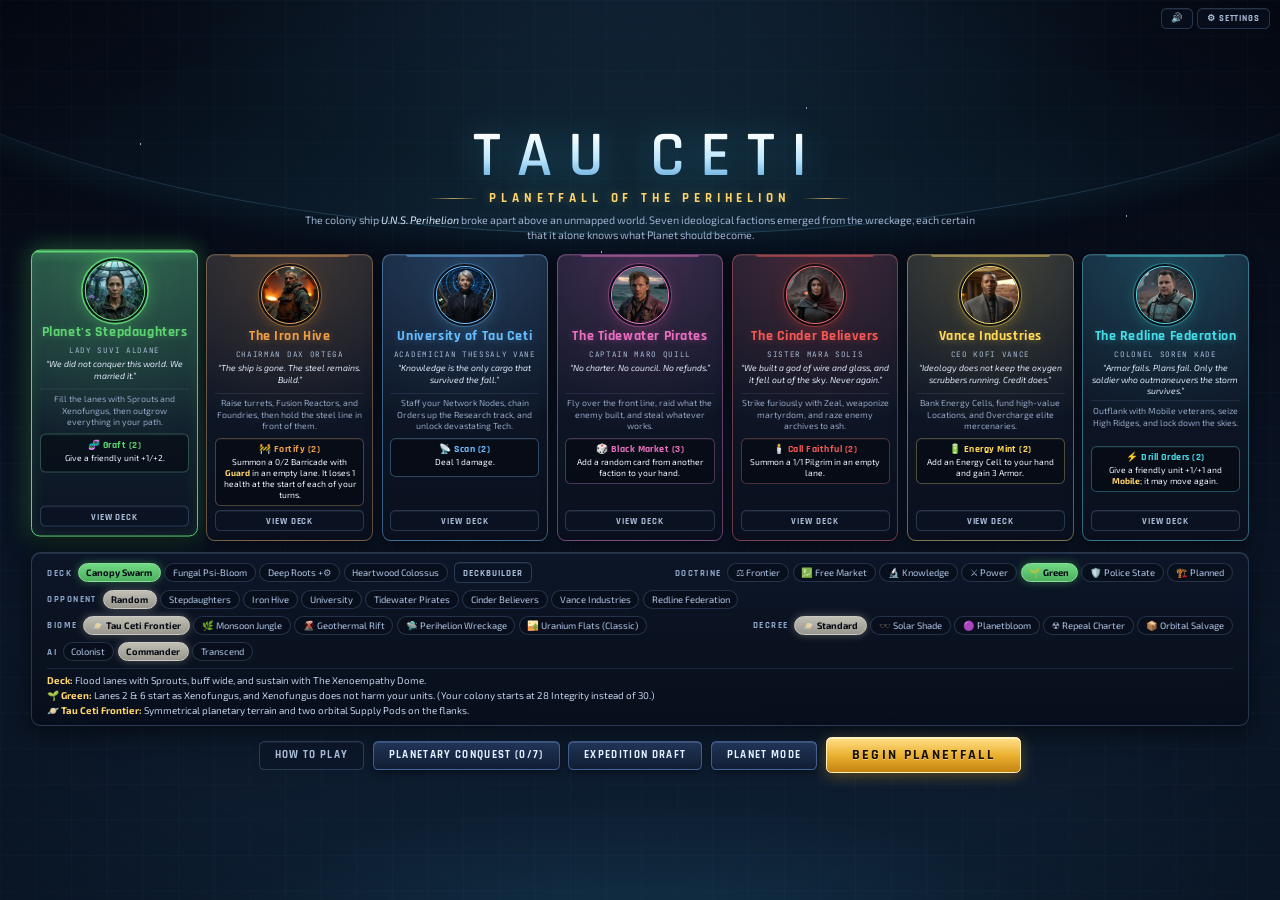
<file: index.html>
<!doctype html>
<html lang="en">
<head>
  <meta charset="utf-8">
  <meta name="viewport" content="width=device-width, initial-scale=1">
  <title>Tau Ceti — Planetfall of the Perihelion</title>
  <link rel="preconnect" href="https://fonts.googleapis.com">
  <link rel="preconnect" href="https://fonts.gstatic.com" crossorigin>
  <link rel="stylesheet" href="https://fonts.googleapis.com/css2?family=Exo+2:ital,wght@0,400;0,500;0,600;0,700;1,400&family=JetBrains+Mono:wght@500;700&family=Rajdhani:wght@500;600;700&display=swap">
  <link rel="stylesheet" href="css/style.css?v=5">
  <link rel="stylesheet" href="css/planet.css?v=2">
</head>
<body>
  <div id="stars"></div>
  <div id="atmosphere"></div>

  <!-- ============================== title / faction select -->
  <section id="screen-title" class="screen">
    <header class="title-head">
      <h1>TAU CETI</h1>
      <p class="tagline">Planetfall of the Perihelion</p>
      <p class="intro">
        The colony ship <i>U.N.S. Perihelion</i> broke apart above an unmapped world. Seven ideological factions
        emerged from the wreckage, each certain that it alone knows what Planet should become.
      </p>
    </header>

    <div id="faction-list" class="faction-list"></div>

    <div class="setup-panel">
      <div class="setup-row">
        <div class="setup-group">
          <span class="label">Deck</span>
          <div id="deck-chips" class="chips"></div>
          <button id="btn-builder" class="btn ghost small">Deckbuilder</button>
        </div>
        <div class="setup-group">
          <span class="label">Doctrine</span>
          <div id="doc-chips" class="chips"></div>
        </div>
      </div>
      <div class="setup-row">
        <div class="setup-group">
          <span class="label">Opponent</span>
          <div id="opp-chips" class="chips"></div>
        </div>
        <div class="setup-group">
          <span class="label">Biome</span>
          <div id="biome-chips" class="chips"></div>
        </div>
        <div class="setup-group">
          <span class="label">Decree</span>
          <div id="decree-chips" class="chips"></div>
        </div>
        <div class="setup-group">
          <span class="label">AI</span>
          <div id="diff-chips" class="chips"></div>
        </div>
      </div>
      <div id="setup-desc" class="setup-desc"></div>
    </div>

    <div class="title-buttons">
      <button id="btn-help" class="btn ghost">How to play</button>
      <button id="btn-campaign" class="btn mode-btn">Planetary Conquest</button>
      <button id="btn-draft" class="btn mode-btn">Expedition Draft</button>
      <button id="btn-planet" class="btn mode-btn">Planet Mode</button>
      <button id="btn-start" class="btn primary">Begin Planetfall</button>
    </div>
  </section>

  <!-- ============================== deckbuilder -->
  <section id="screen-builder" class="screen hidden">
    <header class="bd-top">
      <button id="bd-back" class="btn ghost small">← Title screen</button>
      <h2>Deckbuilder</h2>
      <div class="bd-rules">30 cards · 2 copies each (1 of a Secret Project) · up to 10 cards from one Pact partner</div>
    </header>
    <div class="bd-main">
      <aside class="bd-lib">
        <div class="bd-lib-head">
          <span class="label">Your decks</span>
          <button id="bd-new" class="btn ghost small">+ New deck</button>
        </div>
        <div id="bd-lib-list" class="bd-lib-list"></div>
        <div class="side-title">Card detail</div>
        <div id="bd-inspector" class="inspector"></div>
      </aside>

      <section class="bd-pool">
        <div id="bd-setup" class="bd-setup"></div>
        <div class="bd-filters">
          <div id="bd-filter-chips" class="bd-filter-chips"></div>
          <input id="bd-search" class="bd-input" type="search" placeholder="Search cards…" autocomplete="off" spellcheck="false">
        </div>
        <div id="bd-grid" class="bd-grid"></div>
      </section>

      <aside class="bd-deck">
        <input id="bd-name" class="bd-input bd-name" type="text" maxlength="32" placeholder="Deck name" autocomplete="off" spellcheck="false">
        <div id="bd-stats" class="bd-stats"></div>
        <div id="bd-list" class="b-list"></div>
        <div class="code-row">
          <input id="bd-code" class="bd-input" type="text" placeholder="Paste a deck code…" autocomplete="off" spellcheck="false">
          <button id="bd-export" class="btn ghost small">Export</button>
          <button id="bd-import" class="btn ghost small">Import</button>
        </div>
        <div id="bd-msg" class="bd-msg"></div>
        <div class="bd-actions">
          <button id="bd-save" class="btn small">Save</button>
          <button id="bd-copy" class="btn ghost small">Save as copy</button>
          <button id="bd-clear" class="btn ghost small">Clear</button>
          <button id="bd-delete" class="btn ghost small">Delete</button>
        </div>
        <button id="bd-play" class="btn primary">Save &amp; use this deck</button>
      </aside>
    </div>
  </section>

  <!-- ============================== game table -->
  <section id="screen-game" class="screen hidden">
    <aside id="side">
      <div id="inspector" class="inspector">
        <div class="insp-empty">Hover a card, unit, location, or lane terrain to inspect it.</div>
      </div>
      <div class="log-wrap">
        <div class="side-title">Colony Log</div>
        <div id="log" class="log"></div>
      </div>
      <div class="side-buttons">
        <button id="btn-help2" class="btn ghost small">Rules</button>
        <button id="btn-mute" class="btn ghost small" title="Toggle sound">🔊</button>
        <button id="btn-quit" class="btn ghost small">Concede</button>
      </div>
    </aside>

    <main id="table">
      <div class="row top-row">
        <div id="leader-1" class="leader-slot"></div>
        <div id="hand-1" class="opp-hand"></div>
      </div>
      <div id="field">
        <div id="lanes"></div>
        <div class="mid-row">
          <div id="hint" class="hint"></div>
          <button id="archive-btn" class="btn ghost small archive-btn hidden" title="Spend 1 Energy to draw a replacement card and shuffle this back into your deck">↻ Archive (1)</button>
          <button id="end-turn" class="btn end-turn">End Turn</button>
        </div>
      </div>
      <div class="row bottom-row">
        <div id="leader-0" class="leader-slot"></div>
        <div id="hand-0" class="hand"></div>
      </div>
    </main>
  </section>

  <!-- ============================== planet mode (prototype; see design/planet-mode.md) -->
  <section id="screen-planet" class="screen hidden">
    <div id="pl-map-wrap">
      <svg id="pl-map" viewBox="-512 -512 1024 1024" xmlns="http://www.w3.org/2000/svg"></svg>
      <div id="pl-banner" class="hidden"></div>
      <button id="pl-skip" class="btn small ghost hidden">Skip</button>
    </div>
    <aside id="pl-side">
      <div id="pl-head"></div>
      <div id="pl-sector"></div>
      <div id="pl-standings"></div>
      <div id="pl-log"></div>
    </aside>
    <div id="pl-handbar">
      <div id="pl-hand"></div>
      <div class="pl-controls">
        <button id="pl-quit" class="btn ghost small">Quit game</button>
        <button id="pl-auto" class="btn small hidden">Auto-play</button>
        <button id="pl-commit" class="btn primary">Commit orders</button>
      </div>
    </div>
    <div id="pl-overlay" class="hidden"></div>
  </section>

  <div id="fx"></div>
  <div id="top-controls" class="top-controls">
    <button id="btn-top-mute" class="btn ghost small top-icon-btn" title="Mute / Unmute audio">🔊</button>
    <button id="btn-settings" class="btn ghost small top-settings-btn" title="Audio & Soundtrack Settings">⚙ Settings</button>
  </div>
  <div id="settings-panel" class="settings-panel hidden" role="dialog" aria-label="Audio Settings"></div>
  <div id="modal" class="modal hidden"><div id="modal-box" class="modal-box"></div></div>

  <script src="js/world.js"></script>
  <script src="js/art.js"></script>
  <script src="js/cards.js"></script>
  <script src="js/design.js"></script>
  <script src="js/engine.js"></script>
  <script src="js/ai.js"></script>
  <script src="js/decks.js"></script>
  <script src="js/audio.js"></script>
  <script src="js/ui.js"></script>
  <script src="js/planet_cards.js"></script>
  <script src="js/planet.js"></script>
  <script src="js/planet_ai.js"></script>
  <script src="js/planet_ui.js"></script>
</body>
</html>
</file>
<file: css/style.css>
/* TAU CETI — Planetfall of the Perihelion
 * Orbital Command & Exoplanet Tabletop visual system.
 * Everything is sized in rem, and 1rem tracks the viewport so the entire table scales crisply.
 */
:root {
  --bg0: #050810;
  --bg1: #0c1526;
  --bg2: #122136;
  --panel: rgba(11, 18, 33, 0.84);
  --panel-solid: #0c1424;
  --panel-line: rgba(138, 178, 232, 0.2);
  --panel-hi: rgba(210, 232, 255, 0.12);
  --ink: #ecf2fc;
  --muted: #8fa3c0;
  --gold: #ffd46b;
  --gold-deep: #c48718;
  --energy: #4cd8ff;
  --research: #ba8fff;
  --atk: #f5a638;
  --hp: #e64952;
  --good: #52e093;
  --psi: #d68fff;
  --fc: #b9b3a3;
  --font-display: "Rajdhani", "Bahnschrift", "DIN Alternate", "Segoe UI", sans-serif;
  --font-body: "Exo 2", "Segoe UI", system-ui, -apple-system, "Helvetica Neue", Arial, sans-serif;
  --font-mono: "JetBrains Mono", "Cascadia Code", "Consolas", monospace;
}

.f-neutral   { --fc: #b8b6aa; }
.f-rootbound { --fc: #5cd472; }
.f-ironwake  { --fc: #ee9e46; }
.f-synod     { --fc: #67bdff; }
.f-tide      { --fc: #ec6ec0; }
.f-cinder    { --fc: #f55855; }
.f-auric     { --fc: #ffd859; }
.f-redline   { --fc: #46dce8; }
.f-boss      { --fc: #c08dff; }

html { font-size: max(6px, min(1vh, 0.58vw)); }
* { box-sizing: border-box; }

body {
  margin: 0;
  height: 100vh;
  overflow: hidden;
  color: var(--ink);
  font-family: var(--font-body);
  font-size: 1.6rem;
  background:
    radial-gradient(ellipse 90% 55% at 50% 112%, rgba(28, 92, 118, 0.48) 0%, rgba(15, 42, 66, 0.28) 42%, transparent 72%),
    radial-gradient(ellipse 70% 45% at 50% -10%, rgba(44, 78, 128, 0.25) 0%, transparent 65%),
    linear-gradient(180deg, #04070f 0%, #091120 48%, #0d1a2c 100%);
  user-select: none;
  -webkit-font-smoothing: antialiased;
}

/* Deep orbital starfield + subtle twinkling constellations */
#stars {
  position: fixed;
  inset: 0;
  pointer-events: none;
  opacity: 0.78;
  background-image:
    radial-gradient(1.2px 1.2px at 11% 16%, rgba(255, 255, 255, 0.9) 50%, transparent 51%),
    radial-gradient(1px 1px at 23% 44%, rgba(210, 238, 255, 0.75) 50%, transparent 51%),
    radial-gradient(1.1px 1.1px at 31% 72%, rgba(200, 255, 238, 0.7) 50%, transparent 51%),
    radial-gradient(1.6px 1.6px at 47% 28%, rgba(255, 255, 255, 0.95) 50%, transparent 51%),
    radial-gradient(1px 1px at 56% 84%, rgba(255, 240, 220, 0.7) 50%, transparent 51%),
    radial-gradient(1.2px 1.2px at 63% 12%, rgba(248, 220, 255, 0.8) 50%, transparent 51%),
    radial-gradient(1px 1px at 78% 58%, rgba(255, 255, 255, 0.8) 50%, transparent 51%),
    radial-gradient(1.6px 1.6px at 88% 24%, rgba(190, 228, 255, 0.9) 50%, transparent 51%),
    radial-gradient(1px 1px at 94% 81%, rgba(255, 255, 255, 0.7) 50%, transparent 51%),
    radial-gradient(1.2px 1.2px at 5% 88%, rgba(210, 235, 255, 0.75) 50%, transparent 51%),
    radial-gradient(1px 1px at 39% 11%, rgba(255, 235, 195, 0.65) 50%, transparent 51%),
    radial-gradient(1.3px 1.3px at 72% 38%, rgba(205, 240, 255, 0.8) 50%, transparent 51%);
}

/* Subtle orbital telemetry grid + edge vignette + exoplanet horizon rim */
#atmosphere {
  position: fixed;
  inset: 0;
  pointer-events: none;
  z-index: 0;
  background:
    radial-gradient(ellipse 100% 90% at 50% 50%, transparent 55%, rgba(2, 5, 12, 0.62) 100%),
    linear-gradient(rgba(120, 175, 240, 0.03) 1px, transparent 1px),
    linear-gradient(90deg, rgba(120, 175, 240, 0.03) 1px, transparent 1px);
  background-size: 100% 100%, 4.8rem 4.8rem, 4.8rem 4.8rem;
}

.hidden { display: none !important; }
.screen { position: fixed; inset: 0; z-index: 1; }
b { color: var(--gold); font-weight: 700; }

/* Custom dark tactical scrollbars */
::-webkit-scrollbar { width: 0.65rem; height: 0.65rem; }
::-webkit-scrollbar-track { background: rgba(5, 9, 18, 0.45); border-radius: 1rem; }
::-webkit-scrollbar-thumb { background: rgba(110, 145, 198, 0.32); border-radius: 1rem; }
::-webkit-scrollbar-thumb:hover { background: rgba(140, 185, 245, 0.52); }

/* ------------------------------------------------------------ buttons */
.btn {
  position: relative;
  overflow: hidden;
  font-family: var(--font-display);
  font-size: 1.5rem;
  font-weight: 700;
  letter-spacing: 0.12em;
  text-transform: uppercase;
  color: var(--ink);
  background: linear-gradient(180deg, #25385c 0%, #16233b 100%);
  border: 1px solid rgba(118, 162, 224, 0.42);
  border-radius: 0.7rem;
  padding: 0.9rem 2rem;
  cursor: pointer;
  box-shadow: inset 0 1px 0 rgba(220, 240, 255, 0.16), 0 0.35rem 1rem rgba(0, 0, 0, 0.4);
  transition: transform 0.14s ease, background 0.16s ease, box-shadow 0.16s ease, border-color 0.16s ease;
}
.btn::after {
  content: '';
  position: absolute;
  inset: 0;
  background: linear-gradient(115deg, transparent 30%, rgba(255, 255, 255, 0.12) 50%, transparent 70%);
  transform: translateX(-120%);
  transition: transform 0.45s ease;
  pointer-events: none;
}
.btn:hover:not(:disabled) {
  background: linear-gradient(180deg, #2f4875 0%, #1d3052 100%);
  border-color: rgba(152, 198, 255, 0.68);
  box-shadow: inset 0 1px 0 rgba(255, 255, 255, 0.24), 0 0.5rem 1.6rem rgba(0, 0, 0, 0.5), 0 0 1.4rem rgba(76, 216, 255, 0.18);
  transform: translateY(-1px);
}
.btn:hover:not(:disabled)::after { transform: translateX(120%); }
.btn:active:not(:disabled) { transform: translateY(1px); }
.btn:disabled { opacity: 0.38; cursor: default; box-shadow: none; }

.btn.primary {
  background: linear-gradient(180deg, #ffe08a 0%, #eab02f 52%, #c58412 100%);
  color: #191002;
  border-color: #fff0b8;
  text-shadow: 0 1px 0 rgba(255, 246, 210, 0.45);
  box-shadow: inset 0 1px 0 rgba(255, 255, 255, 0.55), 0 0.4rem 1.8rem rgba(255, 200, 72, 0.34), 0 0.4rem 1.2rem rgba(0, 0, 0, 0.5);
}
.btn.primary:hover:not(:disabled) {
  background: linear-gradient(180deg, #ffeaab 0%, #f5bd3c 52%, #d49018 100%);
  border-color: #fff8dc;
  box-shadow: inset 0 1px 0 rgba(255, 255, 255, 0.7), 0 0.6rem 2.6rem rgba(255, 208, 92, 0.52), 0 0.5rem 1.4rem rgba(0, 0, 0, 0.55);
}

.btn.mode-btn {
  background: linear-gradient(180deg, rgba(35, 56, 94, 0.9) 0%, rgba(18, 30, 52, 0.94) 100%);
  border-color: rgba(105, 152, 224, 0.48);
  color: #e2efff;
}
.btn.mode-btn:hover:not(:disabled) {
  background: linear-gradient(180deg, rgba(46, 74, 122, 0.95) 0%, rgba(24, 41, 70, 0.98) 100%);
  border-color: rgba(135, 195, 255, 0.78);
  box-shadow: inset 0 1px 0 rgba(255, 255, 255, 0.2), 0 0 1.8rem rgba(103, 189, 255, 0.3);
}

.btn.ghost {
  background: rgba(12, 20, 36, 0.48);
  border-color: rgba(138, 178, 232, 0.24);
  color: #a9bcd8;
  box-shadow: inset 0 1px 0 rgba(255, 255, 255, 0.06);
}
.btn.ghost:hover:not(:disabled) {
  color: var(--ink);
  background: rgba(45, 70, 114, 0.35);
  border-color: rgba(168, 204, 255, 0.45);
}
.btn.small { padding: 0.5rem 1.15rem; font-size: 1.25rem; letter-spacing: 0.1em; }

/* ------------------------------------------------------------ title screen */
#screen-title {
  display: flex;
  flex-direction: column;
  align-items: center;
  justify-content: center;
  gap: 1.55rem;
  padding: 1.4rem 2.8rem;
  overflow-y: auto;
}

/* Luminous planetary horizon arc behind the title */
#screen-title::before {
  content: '';
  position: fixed;
  left: 50%;
  top: -36vh;
  width: 130vw;
  height: 62vh;
  transform: translateX(-50%);
  border-radius: 50%;
  background: radial-gradient(ellipse at 50% 100%, rgba(76, 216, 255, 0.14) 0%, rgba(44, 118, 172, 0.06) 45%, transparent 72%);
  border-bottom: 1px solid rgba(125, 212, 255, 0.18);
  box-shadow: 0 0 6rem rgba(76, 216, 255, 0.12);
  pointer-events: none;
  z-index: -1;
}

.title-head { text-align: center; position: relative; }
.title-head h1 {
  margin: 0;
  font-family: var(--font-display);
  font-size: 8.6rem;
  font-weight: 600;
  letter-spacing: 2.1rem;
  text-indent: 2.1rem;
  line-height: 0.94;
  background: linear-gradient(180deg, #ffffff 10%, #bfe8ff 52%, #5ea8da 92%);
  -webkit-background-clip: text;
  background-clip: text;
  color: transparent;
  filter: drop-shadow(0 0.5rem 2.4rem rgba(76, 216, 255, 0.34));
}
.tagline {
  display: inline-flex;
  align-items: center;
  gap: 1.6rem;
  margin: 0.45rem 0 0;
  font-family: var(--font-display);
  font-size: 1.75rem;
  font-weight: 700;
  letter-spacing: 0.65rem;
  text-transform: uppercase;
  color: var(--gold);
  text-shadow: 0 0 1.4rem rgba(255, 212, 107, 0.35);
}
.tagline::before, .tagline::after {
  content: '';
  width: 6.5rem;
  height: 1px;
  background: linear-gradient(90deg, transparent, rgba(255, 212, 107, 0.7), transparent);
}
.intro {
  max-width: 92rem;
  margin: 0.75rem auto 0;
  color: #9cb0cc;
  line-height: 1.42;
  font-size: 1.45rem;
}
.intro i { color: #d5e5fb; }

.faction-list {
  display: grid;
  grid-template-columns: repeat(7, minmax(0, 1fr));
  gap: 1.15rem;
  width: 100%;
  max-width: 164rem;
}

.faction {
  position: relative;
  overflow: hidden;
  padding: 1.45rem 1.05rem 1.15rem;
  border-radius: 1.2rem;
  cursor: pointer;
  text-align: center;
  background:
    radial-gradient(circle at 50% 0%, color-mix(in srgb, var(--fc) 22%, transparent), transparent 60%),
    linear-gradient(180deg, rgba(19, 30, 50, 0.92) 0%, rgba(10, 16, 29, 0.96) 100%);
  border: 1px solid color-mix(in srgb, var(--fc) 34%, rgba(140, 175, 230, 0.16));
  box-shadow: inset 0 1px 0 rgba(255, 255, 255, 0.08), 0 0.8rem 2.2rem rgba(0, 0, 0, 0.45);
  transition: transform 0.18s ease, box-shadow 0.18s ease, border-color 0.18s ease, background 0.18s ease;
  display: flex;
  flex-direction: column;
  gap: 0.5rem;
  min-width: 0;
}
.faction::before {
  content: '';
  position: absolute;
  top: 0;
  left: 14%;
  right: 14%;
  height: 0.28rem;
  border-radius: 0 0 1rem 1rem;
  background: var(--fc);
  opacity: 0.45;
  transition: opacity 0.18s ease, left 0.18s ease, right 0.18s ease, box-shadow 0.18s ease;
}
.faction:hover {
  transform: translateY(-0.55rem);
  border-color: color-mix(in srgb, var(--fc) 72%, #fff 12%);
  box-shadow: inset 0 1px 0 rgba(255, 255, 255, 0.16), 0 1.2rem 3rem rgba(0, 0, 0, 0.55), 0 0 2.2rem color-mix(in srgb, var(--fc) 26%, transparent);
}
.faction:hover::before { opacity: 0.9; left: 8%; right: 8%; }
.faction.chosen {
  border-color: var(--fc);
  background:
    radial-gradient(circle at 50% 0%, color-mix(in srgb, var(--fc) 32%, transparent), transparent 65%),
    linear-gradient(180deg, color-mix(in srgb, var(--fc) 14%, #142038) 0%, #0b1222 100%);
  box-shadow:
    inset 0 1px 0 rgba(255, 255, 255, 0.22),
    inset 0 0 2.2rem color-mix(in srgb, var(--fc) 14%, transparent),
    0 1.2rem 3.2rem rgba(0, 0, 0, 0.6),
    0 0 3.2rem color-mix(in srgb, var(--fc) 44%, transparent);
  transform: translateY(-0.6rem);
}
.faction.chosen::before {
  opacity: 1;
  left: 0;
  right: 0;
  box-shadow: 0 0 1.4rem var(--fc);
}

.faction .f-glyph { font-size: 4.4rem; line-height: 1.05; }
.faction .f-glyph.has-art {
  width: 7.8rem;
  height: 7.8rem;
  margin: 0 auto 0.25rem;
  border-radius: 50%;
  overflow: hidden;
  border: 0.25rem solid color-mix(in srgb, var(--fc) 88%, #fff 12%);
  box-shadow:
    0 0 0 0.28rem rgba(6, 10, 19, 0.9),
    0 0 0 0.42rem color-mix(in srgb, var(--fc) 36%, transparent),
    0 0.5rem 1.8rem color-mix(in srgb, var(--fc) 42%, rgba(0, 0, 0, 0.7));
  transition: transform 0.2s ease, box-shadow 0.2s ease;
}
.faction:hover .f-glyph.has-art, .faction.chosen .f-glyph.has-art {
  transform: scale(1.04);
  box-shadow:
    0 0 0 0.28rem rgba(6, 10, 19, 0.92),
    0 0 0 0.48rem var(--fc),
    0 0 2.2rem color-mix(in srgb, var(--fc) 60%, transparent);
}
.art-img { width: 100%; height: 100%; object-fit: cover; display: block; }
.faction .f-name {
  font-family: var(--font-display);
  font-size: 1.95rem;
  font-weight: 700;
  color: var(--fc);
  letter-spacing: 0.04em;
  line-height: 1.08;
  text-shadow: 0 0.15rem 1rem color-mix(in srgb, var(--fc) 35%, transparent);
}
.faction .f-leader {
  font-family: var(--font-mono);
  font-size: 1.02rem;
  text-transform: uppercase;
  letter-spacing: 0.09em;
  color: #a6bad6;
}
.faction .f-motto {
  font-style: italic;
  font-size: 1.18rem;
  min-height: 4.2rem;
  line-height: 1.32;
  color: #dbe5f6;
  padding-bottom: 0.45rem;
  border-bottom: 1px solid rgba(140, 178, 232, 0.12);
}
.faction .f-style { font-size: 1.18rem; color: var(--muted); min-height: 5rem; line-height: 1.32; }
.faction .f-power {
  font-size: 1.15rem;
  background: rgba(4, 8, 16, 0.55);
  border: 1px solid color-mix(in srgb, var(--fc) 24%, rgba(140, 175, 230, 0.14));
  border-radius: 0.75rem;
  padding: 0.6rem 0.7rem;
  line-height: 1.28;
  min-height: 5.2rem;
  box-shadow: inset 0 1px 0 rgba(255, 255, 255, 0.05);
}
.faction .f-power span {
  font-family: var(--font-display);
  font-size: 1.3rem;
  letter-spacing: 0.05em;
  color: var(--fc);
  font-weight: 700;
  display: block;
  margin-bottom: 0.18rem;
}
.faction .f-deck { align-self: center; margin-top: auto; width: 100%; }

/* Setup console */
.setup-panel {
  width: 100%;
  max-width: 164rem;
  background: linear-gradient(180deg, rgba(13, 22, 40, 0.88) 0%, rgba(8, 14, 26, 0.92) 100%);
  backdrop-filter: blur(12px);
  border: 1px solid rgba(138, 178, 232, 0.24);
  border-radius: 1.25rem;
  padding: 1.15rem 2rem;
  box-shadow: inset 0 1px 0 rgba(215, 235, 255, 0.12), 0 1rem 3rem rgba(0, 0, 0, 0.48);
  display: flex;
  flex-direction: column;
  gap: 0.85rem;
}
.setup-row { display: flex; flex-wrap: wrap; align-items: center; justify-content: space-between; gap: 1rem 2.2rem; }
.setup-group { display: flex; align-items: center; gap: 0.75rem; flex-wrap: wrap; }
.setup-desc {
  font-size: 1.32rem;
  color: #bfd0e8;
  border-top: 1px solid rgba(138, 178, 232, 0.14);
  padding-top: 0.7rem;
  /* one line each for deck, doctrine, biome and Decree, always in that order, so nothing moves when a text gets longer */
  display: flex;
  flex-direction: column;
  gap: 0.45rem;
}
.setup-desc span b { color: var(--gold); }
.label {
  font-family: var(--font-display);
  text-transform: uppercase;
  letter-spacing: 0.16em;
  font-size: 1.25rem;
  color: #8ea7ca;
  font-weight: 700;
}
.chips { display: flex; gap: 0.45rem; flex-wrap: wrap; }
.chip {
  padding: 0.4rem 1.05rem;
  border-radius: 10rem;
  background: rgba(8, 14, 26, 0.65);
  border: 1px solid rgba(138, 178, 232, 0.22);
  color: #9db2d0;
  cursor: pointer;
  font-size: 1.26rem;
  font-weight: 500;
  transition: background 0.14s, color 0.14s, border-color 0.14s, box-shadow 0.14s, transform 0.12s;
}
.chip:hover {
  color: var(--ink);
  border-color: rgba(185, 215, 255, 0.45);
  background: rgba(34, 52, 84, 0.6);
}
.chip.on {
  background: linear-gradient(180deg, color-mix(in srgb, var(--fc) 95%, #fff 14%), color-mix(in srgb, var(--fc) 86%, #000 18%));
  color: #070d16;
  border-color: color-mix(in srgb, var(--fc) 90%, #fff 35%);
  font-weight: 700;
  box-shadow: 0 0 1.2rem color-mix(in srgb, var(--fc) 42%, transparent);
}
.title-buttons { display: flex; gap: 1.15rem; flex-wrap: wrap; justify-content: center; align-items: center; }
.title-buttons .primary { font-size: 1.95rem; letter-spacing: 0.16em; padding: 1.05rem 3.4rem; }

/* ------------------------------------------------------------ game layout */
#screen-game { display: flex; }
#side {
  width: 30rem;
  flex: none;
  display: flex;
  flex-direction: column;
  gap: 0.9rem;
  padding: 1.15rem;
  background: linear-gradient(180deg, rgba(7, 12, 22, 0.92) 0%, rgba(5, 9, 17, 0.96) 100%);
  backdrop-filter: blur(12px);
  border-right: 1px solid rgba(138, 178, 232, 0.22);
  box-shadow: 0.8rem 0 3rem rgba(0, 0, 0, 0.55);
  z-index: 3;
}
#table { flex: 1; min-width: 0; display: flex; flex-direction: column; padding: 0.95rem 1.5rem; gap: 0.65rem; }
.row { display: flex; align-items: center; gap: 1.6rem; }
.top-row { height: 10.6rem; flex: none; }
.bottom-row { height: 25rem; flex: none; align-items: flex-end; }
.bottom-row .leader-slot { align-self: center; }
.leader-slot { width: 45rem; flex: none; }

/* The battlefield: seven tactical orbital-table lanes + docked frontline command bar */
#field {
  flex: 1;
  min-height: 0;
  position: relative;
  display: flex;
  flex-direction: column;
  gap: 0.5rem;
  padding: 0.5rem 0.5rem 0.45rem;
  border-radius: 1.45rem;
  background:
    radial-gradient(ellipse 80% 45% at 50% 46%, rgba(28, 52, 86, 0.28), rgba(6, 10, 19, 0.58)),
    rgba(6, 10, 19, 0.55);
  border: 1px solid rgba(138, 178, 232, 0.18);
  box-shadow: inset 0 0 4rem rgba(0, 0, 0, 0.65), 0 0.8rem 2.4rem rgba(0, 0, 0, 0.45);
}
#lanes { flex: 1; min-height: 0; display: grid; grid-template-columns: repeat(7, minmax(0, 1fr)); gap: 0.55rem; }

.lane {
  position: relative;
  display: flex;
  flex-direction: column;
  min-width: 0;
  border-radius: 1.1rem;
  border: 1px solid rgba(138, 178, 232, 0.15);
  background:
    linear-gradient(180deg,
      rgba(96, 28, 44, 0.34) 0%,
      rgba(22, 31, 52, 0.42) 38%,
      rgba(16, 24, 42, 0.52) 50%,
      rgba(18, 38, 54, 0.42) 62%,
      rgba(18, 74, 84, 0.34) 100%);
  box-shadow: inset 0 1px 0 rgba(255, 255, 255, 0.05);
  transition: border-color 0.16s, box-shadow 0.16s, background 0.25s;
}
.lane.has-terrain {
  border-color: color-mix(in srgb, var(--tc) 34%, rgba(138, 178, 232, 0.16));
  background:
    radial-gradient(ellipse 110% 34% at 50% 50%, color-mix(in srgb, var(--tc) 20%, transparent), transparent 72%),
    linear-gradient(180deg,
      rgba(96, 28, 44, 0.32) 0%,
      rgba(20, 29, 48, 0.42) 38%,
      rgba(14, 21, 36, 0.54) 50%,
      rgba(18, 36, 52, 0.42) 62%,
      rgba(18, 74, 84, 0.32) 100%);
}
.cell { display: grid; place-items: center; min-height: 0; min-width: 0; }
.site-cell { height: 8.8rem; flex: none; }
.unit-cell { flex: 1; }

/* Planetary terrain & Supply Pod center strip */
.lane-gap {
  height: 4rem;
  flex: none;
  display: flex;
  align-items: center;
  justify-content: center;
  gap: 0.45rem;
  font-family: var(--font-mono);
  color: rgba(154, 176, 206, 0.42);
  font-size: 1.08rem;
  font-weight: 700;
  letter-spacing: 0.1em;
  background: rgba(5, 9, 18, 0.42);
  border-top: 1px solid rgba(138, 178, 232, 0.14);
  border-bottom: 1px solid rgba(138, 178, 232, 0.14);
  cursor: help;
  padding: 0 0.45rem;
  position: relative;
  z-index: 2;
}
.lane-gap.has-terrain {
  background: linear-gradient(90deg,
    color-mix(in srgb, var(--tc) 14%, rgba(7, 11, 20, 0.85)),
    color-mix(in srgb, var(--tc) 28%, rgba(7, 11, 20, 0.8)),
    color-mix(in srgb, var(--tc) 14%, rgba(7, 11, 20, 0.85)));
  border-top-color: color-mix(in srgb, var(--tc) 55%, transparent);
  border-bottom-color: color-mix(in srgb, var(--tc) 55%, transparent);
  box-shadow: inset 0 0 1.4rem color-mix(in srgb, var(--tc) 24%, transparent);
  color: color-mix(in srgb, var(--tc) 82%, #ffffff);
}
.terrain-pill {
  display: inline-flex;
  align-items: center;
  gap: 0.28rem;
  font-family: var(--font-display);
  font-size: 1.2rem;
  font-weight: 700;
  letter-spacing: 0.05em;
  text-transform: uppercase;
  white-space: nowrap;
  overflow: hidden;
  text-overflow: ellipsis;
  text-shadow: 0 1px 4px rgba(0, 0, 0, 0.85);
}
.pod-badge {
  display: inline-flex;
  align-items: center;
  gap: 0.22rem;
  padding: 0.16rem 0.6rem;
  border-radius: 10rem;
  background: linear-gradient(180deg, #ffea9c 0%, #e49e1c 100%);
  color: #1a1000;
  font-family: var(--font-display);
  font-size: 1.15rem;
  font-weight: 700;
  letter-spacing: 0.08em;
  border: 1px solid #fff3c4;
  box-shadow: 0 0 1.2rem rgba(255, 212, 107, 0.7);
  animation: pulse 1.8s infinite;
  flex: none;
}

.lane.reach {
  border-color: rgba(255, 107, 107, 0.6);
  box-shadow: inset 0 0 1.8rem rgba(255, 92, 92, 0.12);
}
.lane.reach .cell.enemy { background: rgba(255, 95, 95, 0.08); }
.lane.coltarget {
  border-color: var(--gold);
  box-shadow: inset 0 0 2.8rem rgba(255, 212, 107, 0.2), 0 0 1.2rem rgba(255, 212, 107, 0.25);
  cursor: crosshair;
}
.lane.coltarget:hover { box-shadow: inset 0 0 3.8rem rgba(255, 212, 107, 0.45), 0 0 2rem rgba(255, 212, 107, 0.35); }
.lane.flagged { border-color: var(--gold); box-shadow: inset 0 0 4rem rgba(255, 212, 107, 0.48); }

.slot, .plot {
  border: 1.5px dashed rgba(138, 178, 232, 0.12);
  background: rgba(5, 9, 18, 0.18);
  display: grid;
  place-items: center;
  text-align: center;
  color: transparent;
  font-family: var(--font-display);
  font-size: 1.35rem;
  font-weight: 700;
  letter-spacing: 0.18em;
  text-transform: uppercase;
  transition: background 0.15s, border-color 0.15s, box-shadow 0.15s;
}
.slot { width: 13.4rem; height: 15.2rem; border-radius: 1.1rem; }
.plot { width: calc(100% - 1.5rem); max-width: 24rem; height: 7.9rem; border-radius: 0.7rem; }
.slot-target {
  border-style: solid;
  border-color: var(--gold);
  color: var(--gold);
  background: radial-gradient(circle at 50% 50%, rgba(255, 212, 107, 0.18), rgba(255, 212, 107, 0.05));
  box-shadow: inset 0 0 1.8rem rgba(255, 212, 107, 0.2), 0 0 1.2rem rgba(255, 212, 107, 0.25);
  cursor: pointer;
  animation: target 1s infinite;
}
.slot-target:hover { background: rgba(255, 212, 107, 0.28); }
.slot-move {
  border-style: solid;
  border-color: var(--energy);
  color: var(--energy);
  background: radial-gradient(circle at 50% 50%, rgba(76, 216, 255, 0.18), rgba(76, 216, 255, 0.05));
  box-shadow: inset 0 0 1.6rem rgba(76, 216, 255, 0.18), 0 0 1.2rem rgba(76, 216, 255, 0.22);
  cursor: pointer;
}
.slot-move:hover { background: rgba(76, 216, 255, 0.28); }

.mid-row {
  flex: none;
  height: 3.9rem;
  padding: 0 0.35rem;
  display: flex;
  align-items: center;
  justify-content: space-between;
  gap: 1.6rem;
  border-top: 1px solid rgba(138, 178, 232, 0.14);
  padding-top: 0.4rem;
}
.hint {
  color: #d6e4f7;
  font-size: 1.34rem;
  font-weight: 500;
  padding: 0.4rem 1.35rem;
  border-radius: 10rem;
  background: rgba(8, 15, 29, 0.82);
  border: 1px solid rgba(138, 178, 232, 0.26);
  box-shadow: inset 0 1px 0 rgba(255, 255, 255, 0.06);
}
.hint:empty { display: none; }
.hint.warn {
  color: #ffaaa0;
  border-color: rgba(255, 107, 107, 0.55);
  background: rgba(45, 14, 20, 0.78);
  box-shadow: 0 0 1.2rem rgba(255, 92, 92, 0.22);
}
.end-turn {
  min-width: 15.8rem;
  padding: 0.58rem 2rem;
  margin-left: auto;
  font-size: 1.52rem;
  background: linear-gradient(180deg, #25684f 0%, #164031 100%);
  border-color: #4dc495;
  box-shadow: inset 0 1px 0 rgba(190, 255, 225, 0.25), 0 0.35rem 1.2rem rgba(0, 0, 0, 0.55), 0 0 1.4rem rgba(82, 224, 147, 0.22);
}
.end-turn:hover:not(:disabled) {
  background: linear-gradient(180deg, #2e8061 0%, #1d5440 100%);
  border-color: #79e8bc;
  box-shadow: inset 0 1px 0 rgba(220, 255, 240, 0.32), 0 0 2rem rgba(82, 224, 147, 0.38);
}
.end-turn.nudge {
  background: linear-gradient(180deg, #ffe08a 0%, #e6a622 100%);
  color: #191002;
  border-color: #fff0b8;
  animation: pulse 1.4s infinite;
}

/* ------------------------------------------------------------ leader HUD console */
.leader {
  position: relative;
  display: flex;
  align-items: center;
  gap: 1.05rem;
  padding: 0.65rem 1.1rem;
  border-radius: 1.3rem;
  background:
    linear-gradient(135deg, color-mix(in srgb, var(--fc) 12%, rgba(15, 24, 42, 0.92)) 0%, rgba(8, 14, 26, 0.94) 100%);
  backdrop-filter: blur(10px);
  border: 1px solid color-mix(in srgb, var(--fc) 42%, rgba(138, 178, 232, 0.2));
  box-shadow: inset 0 1px 0 rgba(255, 255, 255, 0.1), 0 0.6rem 2rem rgba(0, 0, 0, 0.5);
  transition: border-color 0.2s, box-shadow 0.2s;
}
.leader.active {
  border-color: var(--fc);
  box-shadow:
    inset 0 1px 0 rgba(255, 255, 255, 0.18),
    0 0 2.2rem color-mix(in srgb, var(--fc) 34%, transparent),
    0 0.6rem 2rem rgba(0, 0, 0, 0.55);
}
.portrait {
  position: relative;
  width: 8.2rem;
  height: 8.2rem;
  flex: none;
  border-radius: 50%;
  cursor: pointer;
  display: grid;
  place-items: center;
  font-size: 4.2rem;
  background: radial-gradient(circle at 35% 30%, color-mix(in srgb, var(--fc) 55%, #fff), color-mix(in srgb, var(--fc) 50%, #000) 75%);
  border: 0.3rem solid color-mix(in srgb, var(--fc) 90%, #fff 15%);
  box-shadow:
    0 0 0 0.24rem #070b14,
    0 0 0 0.38rem color-mix(in srgb, var(--fc) 38%, transparent),
    0 0.45rem 1.4rem rgba(0, 0, 0, 0.65);
}
.portrait .art-img { border-radius: 50%; }
.portrait .hp, .portrait .armor {
  position: absolute;
  bottom: -0.65rem;
  min-width: 3.55rem;
  height: 3.55rem;
  padding: 0 0.55rem;
  border-radius: 2rem;
  display: grid;
  place-items: center;
  font-family: var(--font-display);
  font-size: 2.05rem;
  font-weight: 700;
  border: 0.22rem solid #080d17;
  box-shadow: inset 0 0.15rem 0.25rem rgba(255, 255, 255, 0.32), 0 0.25rem 0.7rem rgba(0, 0, 0, 0.65);
}
.portrait .hp {
  right: -0.95rem;
  background: radial-gradient(circle at 35% 28%, #ff7c82 0%, #d42c36 58%, #8f171f 100%);
  color: #fff;
}
.portrait .hp.hurt {
  background: radial-gradient(circle at 35% 28%, #d94a50 0%, #8f1b20 75%);
  color: #ffd5d5;
}
.portrait .armor {
  left: -0.95rem;
  border-radius: 0.7rem;
  background: linear-gradient(180deg, #d7e2f0 0%, #8696ab 60%, #5b6a7d 100%);
  color: #09101a;
}

.l-info { flex: 1; min-width: 0; display: flex; flex-direction: column; gap: 0.34rem; }
.l-name {
  font-family: var(--font-display);
  font-weight: 700;
  font-size: 1.75rem;
  letter-spacing: 0.03em;
  line-height: 1.05;
  white-space: nowrap;
  overflow: hidden;
  text-overflow: ellipsis;
}
.l-fac {
  font-family: var(--font-mono);
  font-size: 1rem;
  text-transform: uppercase;
  letter-spacing: 0.1em;
  color: var(--fc);
  white-space: nowrap;
  overflow: hidden;
  text-overflow: ellipsis;
}
.energy { display: flex; align-items: center; gap: 0.26rem; }
.pip {
  width: 0.92rem;
  height: 1.48rem;
  border-radius: 0.24rem;
  background: linear-gradient(180deg, #16233c, #0d1628);
  border: 1px solid rgba(90, 128, 180, 0.32);
  transform: skewX(-14deg);
  transition: background 0.15s, box-shadow 0.15s;
}
.pip.have {
  background: linear-gradient(180deg, #b8f3ff 0%, var(--energy) 45%, #178dc2 100%);
  border-color: #d6f7ff;
  box-shadow: 0 0 0.75rem rgba(76, 216, 255, 0.78);
}
.pip.spent {
  background: linear-gradient(180deg, #2c5b82, #1b3a54);
  border-color: #4683b0;
}
.energy .num {
  margin-left: 0.5rem;
  font-family: var(--font-mono);
  font-weight: 700;
  color: var(--energy);
  font-size: 1.38rem;
  text-shadow: 0 0 0.8rem rgba(76, 216, 255, 0.4);
}
.research { display: flex; align-items: center; gap: 0.6rem; cursor: help; }
.r-bar {
  position: relative;
  flex: 1;
  margin-right: 1.2rem;
  height: 0.85rem;
  background: rgba(16, 25, 44, 0.92);
  border: 1px solid rgba(138, 178, 232, 0.2);
  border-radius: 1rem;
  box-shadow: inset 0 1px 3px rgba(0, 0, 0, 0.6);
}
.r-fill {
  position: absolute;
  left: 0;
  top: 0;
  bottom: 0;
  border-radius: 1rem;
  background: linear-gradient(90deg, #7450d6 0%, var(--research) 75%, #e2c9ff 100%);
  box-shadow: 0 0 0.9rem rgba(186, 143, 255, 0.6);
  transition: width 0.4s ease;
}
.r-tick {
  position: absolute;
  top: -0.52rem;
  width: 1.85rem;
  height: 1.85rem;
  margin-left: -0.92rem;
  border-radius: 50%;
  background: #131e36;
  border: 2px solid #485b84;
  font-family: var(--font-mono);
  font-size: 0.88rem;
  font-weight: 700;
  display: grid;
  place-items: center;
  color: var(--muted);
}
.r-tick.on {
  background: radial-gradient(circle at 35% 30%, #efe2ff, var(--research));
  border-color: #f3e8ff;
  color: #160a30;
  box-shadow: 0 0 1rem var(--research);
}
.r-tick.ascent { border-color: var(--gold); color: var(--gold); }
.r-tick.ascent.on {
  background: radial-gradient(circle at 35% 30%, #fff4c2, var(--gold));
  color: #1d1400;
  box-shadow: 0 0 1.4rem var(--gold);
}
.research .num {
  font-family: var(--font-mono);
  font-weight: 700;
  color: var(--research);
  font-size: 1.35rem;
  min-width: 4.4rem;
}
.counts { font-family: var(--font-mono); font-size: 1.1rem; color: var(--muted); letter-spacing: 0.04em; }

.power {
  position: relative;
  width: 7.7rem;
  height: 7.7rem;
  flex: none;
  border-radius: 1.35rem;
  font: inherit;
  color: var(--ink);
  background: radial-gradient(circle at 50% 25%, color-mix(in srgb, var(--fc) 18%, #1c2a46), #0d1526 80%);
  border: 2px solid #35476b;
  box-shadow: inset 0 1px 0 rgba(255, 255, 255, 0.14), 0 0.4rem 1.2rem rgba(0, 0, 0, 0.55);
  display: flex;
  flex-direction: column;
  align-items: center;
  justify-content: center;
  gap: 0.18rem;
  transition: transform 0.14s, box-shadow 0.16s, border-color 0.16s;
}
.power .p-art { font-size: 2.75rem; line-height: 1; filter: drop-shadow(0 2px 4px rgba(0, 0, 0, 0.6)); }
.power .p-name {
  font-family: var(--font-display);
  font-size: 1.06rem;
  font-weight: 700;
  text-transform: uppercase;
  letter-spacing: 0.06em;
  text-align: center;
  line-height: 1.02;
}
.power .p-cost {
  position: absolute;
  top: -0.82rem;
  left: -0.82rem;
  width: 2.75rem;
  height: 2.75rem;
  border-radius: 50%;
  background: radial-gradient(circle at 32% 28%, #b8f3ff 0%, #3ac4f5 52%, #136d9b 100%);
  color: #031924;
  font-family: var(--font-display);
  font-weight: 700;
  font-size: 1.75rem;
  display: grid;
  place-items: center;
  border: 2px solid #080d17;
  box-shadow: inset 0 1px 2px rgba(255, 255, 255, 0.5), 0 2px 6px rgba(0, 0, 0, 0.6);
}
.power.usable {
  cursor: pointer;
  border-color: var(--fc);
  box-shadow: inset 0 1px 0 rgba(255, 255, 255, 0.24), 0 0 1.8rem color-mix(in srgb, var(--fc) 55%, transparent);
}
.power.usable:hover {
  transform: translateY(-2px);
  box-shadow: inset 0 1px 0 rgba(255, 255, 255, 0.35), 0 0 2.4rem color-mix(in srgb, var(--fc) 75%, transparent);
}
.power.used { opacity: 0.36; filter: saturate(0.4); }
.power.selected { border-color: var(--gold); box-shadow: 0 0 2.4rem var(--gold); }

/* ------------------------------------------------------------ crafted tabletop cards */
.card {
  position: relative;
  font-size: 1.5rem;
  width: 12em;
  height: 17em;
  flex: none;
  border-radius: 0.8em;
  background:
    radial-gradient(ellipse 100% 45% at 50% 0%, color-mix(in srgb, var(--fc) 22%, transparent), transparent 65%),
    linear-gradient(170deg, #1f2b46 0%, #121b2f 48%, #0a101d 100%);
  border: 0.17em solid color-mix(in srgb, var(--fc) 82%, #ffffff 10%);
  box-shadow:
    inset 0 1px 0 rgba(255, 255, 255, 0.2),
    inset 0 0 0 0.08em rgba(6, 10, 18, 0.72),
    0 0.5em 1.25em rgba(0, 0, 0, 0.65);
  display: flex;
  flex-direction: column;
  text-align: center;
}

.c-art {
  position: relative;
  height: 6.05em;
  margin: 0.32em 0.32em 0;
  border-radius: 0.48em;
  display: grid;
  place-items: center;
  overflow: hidden;
  border: 1px solid color-mix(in srgb, var(--fc) 40%, rgba(255, 255, 255, 0.14));
  background: radial-gradient(circle at 50% 110%, color-mix(in srgb, var(--fc) 65%, #000), color-mix(in srgb, var(--fc) 16%, #090e18) 76%);
  box-shadow: inset 0 0 0.8em rgba(0, 0, 0, 0.6);
}
.c-art::after {
  content: '';
  position: absolute;
  inset: 0;
  background: linear-gradient(180deg, rgba(255, 255, 255, 0.07) 0%, transparent 28%, rgba(8, 13, 24, 0.18) 72%, rgba(8, 13, 24, 0.78) 100%);
  pointer-events: none;
}
.c-art .art-img { transition: transform 0.28s ease; }
.card:hover .c-art .art-img { transform: scale(1.045); }
.c-art span { font-size: 3.5em; line-height: 1; filter: drop-shadow(0 0.08em 0.14em rgba(0, 0, 0, 0.7)); }

/* ---- 1. UNIT: armored combatant chassis ---- */
.card.unit-card {
  border-radius: 0.78em;
}
.card.unit-card .c-kind {
  background: rgba(245, 166, 56, 0.18);
  border-color: rgba(245, 166, 56, 0.52);
  color: #ffd591;
}

/* ---- 2. ORDER: arched holographic command transmission ---- */
.card.order {
  border-radius: 1.75em 1.75em 1.35em 1.35em;
  border-color: color-mix(in srgb, var(--energy) 56%, var(--fc) 44%);
  background:
    repeating-linear-gradient(0deg, rgba(76, 216, 255, 0.04) 0 2px, transparent 2px 5px),
    radial-gradient(ellipse 95% 48% at 50% 8%, color-mix(in srgb, var(--energy) 24%, color-mix(in srgb, var(--fc) 22%, transparent)), transparent 68%),
    linear-gradient(170deg, #102a46 0%, #0d1d38 52%, #13112d 100%);
  box-shadow:
    inset 0 1px 0 rgba(165, 242, 255, 0.34),
    inset 0 0 1.3em rgba(76, 216, 255, 0.12),
    0 0.5em 1.3em rgba(0, 0, 0, 0.68);
}
.card.order::after {
  content: '◈ COMMAND ◈';
  position: absolute;
  left: 50%;
  bottom: 0.52em;
  transform: translateX(-50%);
  font-family: var(--font-mono);
  font-size: 0.48em;
  font-weight: 700;
  letter-spacing: 0.18em;
  color: rgba(126, 232, 255, 0.78);
  padding: 0.16em 0.75em;
  border-radius: 10em;
  background: rgba(8, 28, 48, 0.75);
  border: 1px solid rgba(76, 216, 255, 0.36);
  white-space: nowrap;
  pointer-events: none;
}
.card.order .c-art {
  height: 5.85em;
  margin: 0.42em 0.62em 0;
  border-radius: 3em;
  border: 0.13em solid color-mix(in srgb, var(--energy) 68%, var(--fc) 32%);
  box-shadow: 0 0 0.9em rgba(76, 216, 255, 0.3), inset 0 0 0.9em rgba(0, 0, 0, 0.65);
}
.card.order .c-kind {
  background: rgba(76, 216, 255, 0.2);
  border-color: rgba(76, 216, 255, 0.58);
  color: #96eeff;
}
.card.order .c-type {
  border-bottom-color: rgba(76, 216, 255, 0.28);
}

/* ---- 3. LOCATION: heavy bolted architectural blueprint slab ---- */
.card.site-card {
  border-style: double;
  border-width: 0.36em;
  border-radius: 0.2em;
  border-color: color-mix(in srgb, var(--fc) 72%, #8eb4df 28%);
  background:
    linear-gradient(rgba(130, 185, 255, 0.085) 1px, transparent 1px),
    linear-gradient(90deg, rgba(130, 185, 255, 0.085) 1px, transparent 1px),
    linear-gradient(175deg, color-mix(in srgb, var(--fc) 12%, #19263c) 0%, #10192b 58%, #0a111f 100%);
  background-size: 0.95em 0.95em, 0.95em 0.95em, 100% 100%;
  box-shadow:
    inset 0 0 0 0.12em rgba(6, 11, 20, 0.8),
    inset 0 0.2em 0 rgba(190, 222, 255, 0.22),
    0 0.52em 1.3em rgba(0, 0, 0, 0.72);
}
.card.site-card::after {
  content: '⬡ FACILITY';
  position: absolute;
  left: 0.65em;
  bottom: 0.55em;
  font-family: var(--font-mono);
  font-size: 0.48em;
  font-weight: 700;
  letter-spacing: 0.14em;
  color: rgba(164, 204, 250, 0.72);
  padding: 0.14em 0.55em;
  border-radius: 0.25em;
  background: rgba(14, 26, 46, 0.85);
  border: 1px solid rgba(130, 182, 248, 0.34);
  pointer-events: none;
}
.card.site-card .c-art {
  margin: 0.26em 0.26em 0;
  border-radius: 0.08em;
  border: 1px solid rgba(155, 196, 245, 0.3);
  border-top: 0.18em solid color-mix(in srgb, var(--fc) 72%, #a6c8f0 28%);
  border-bottom: 0.18em solid color-mix(in srgb, var(--fc) 72%, #a6c8f0 28%);
}
.card.site-card .c-kind {
  background: rgba(110, 162, 236, 0.22);
  border-color: rgba(138, 188, 252, 0.58);
  color: #c7e0ff;
}

/* ---- 4. SECRET PROJECT: legendary brushed-gold monument ---- */
.card.project {
  border-color: var(--gold);
  background:
    linear-gradient(rgba(255, 212, 107, 0.09) 1px, transparent 1px),
    linear-gradient(90deg, rgba(255, 212, 107, 0.09) 1px, transparent 1px),
    radial-gradient(ellipse 110% 45% at 50% 0%, rgba(255, 212, 107, 0.34), transparent 65%),
    linear-gradient(170deg, #2d253b 0%, #1a182d 52%, #0f0f1e 100%);
  background-size: 0.95em 0.95em, 0.95em 0.95em, 100% 100%, 100% 100%;
  box-shadow:
    inset 0 1px 0 rgba(255, 244, 200, 0.52),
    inset 0 0 1.4em rgba(255, 209, 102, 0.18),
    0 0 1.7em rgba(255, 209, 102, 0.42),
    0 0.55em 1.3em rgba(0, 0, 0, 0.74);
}
.card.project::after {
  content: '★ SECRET PROJECT';
  color: #ffe699;
  background: rgba(46, 34, 12, 0.88);
  border-color: rgba(255, 212, 107, 0.58);
}
.card.project .c-art {
  border-color: rgba(255, 216, 118, 0.5);
  border-top-color: var(--gold);
  border-bottom-color: var(--gold);
}
.card.project .c-name { color: #ffebb0; text-shadow: 0 0 0.6em rgba(255, 209, 102, 0.45); }
.card.project .c-type { color: var(--gold); border-bottom-color: rgba(255, 212, 107, 0.36); }
.card.project .c-kind {
  background: rgba(255, 212, 107, 0.24);
  border-color: rgba(255, 218, 122, 0.72);
  color: #ffecaa;
}

.card.overcharged {
  box-shadow:
    inset 0 1px 0 rgba(255, 245, 200, 0.4),
    0 0 1.6em rgba(255, 213, 79, 0.8),
    0 0.5em 1.2em rgba(0, 0, 0, 0.65) !important;
}

.c-name {
  font-family: var(--font-display);
  font-weight: 700;
  font-size: 1.02em;
  letter-spacing: 0.02em;
  margin-top: 0.2em;
  padding: 0.08em 0.38em 0.04em;
  line-height: 1.04;
  color: #f4f8ff;
  background: linear-gradient(90deg, transparent, rgba(5, 9, 18, 0.66) 14%, rgba(5, 9, 18, 0.66) 86%, transparent);
  text-shadow: 0 1px 3px rgba(0, 0, 0, 0.9);
}
.c-type {
  display: flex;
  align-items: center;
  justify-content: center;
  gap: 0.45em;
  font-family: var(--font-mono);
  font-size: 0.5em;
  font-weight: 700;
  text-transform: uppercase;
  letter-spacing: 0.08em;
  color: color-mix(in srgb, var(--fc) 90%, #fff 14%);
  margin: 0.24em 0.55em 0;
  padding-bottom: 0.32em;
  border-bottom: 1px solid color-mix(in srgb, var(--fc) 28%, rgba(255, 255, 255, 0.08));
}
.c-kind {
  display: inline-flex;
  align-items: center;
  gap: 0.22em;
  padding: 0.14em 0.5em;
  border-radius: 10em;
  border: 1px solid rgba(255, 255, 255, 0.25);
  background: rgba(255, 255, 255, 0.08);
  white-space: nowrap;
  flex: none;
}
.c-fac {
  white-space: nowrap;
  overflow: hidden;
  text-overflow: ellipsis;
}
.c-text {
  flex: 1;
  font-size: 0.76em;
  line-height: 1.24;
  padding: 0.28em 0.68em 0;
  color: #d4dfef;
  display: flex;
  flex-direction: column;
  justify-content: center;
  margin-bottom: 1.7em;
  overflow: hidden;
}
.c-text i { color: var(--muted); font-size: 0.9em; }

/* Crafted metallic stat medallions */
.c-cost, .c-atk, .c-hp {
  position: absolute;
  width: 2.25em;
  height: 2.25em;
  border-radius: 50%;
  display: grid;
  place-items: center;
  font-family: var(--font-display);
  font-weight: 700;
  font-size: 1.18em;
  border: 0.13em solid #070b14;
  color: #ffffff;
  text-shadow: 0 1px 3px rgba(0, 0, 0, 0.75);
  box-shadow:
    inset 0 0.1em 0.18em rgba(255, 255, 255, 0.45),
    inset 0 -0.1em 0.18em rgba(0, 0, 0, 0.38),
    0 0.18em 0.45em rgba(0, 0, 0, 0.72);
  z-index: 3;
}
.c-cost {
  top: -0.45em;
  left: -0.45em;
  background: radial-gradient(circle at 32% 28%, #c7f6ff 0%, #3ac7f5 48%, #106a99 100%);
  color: #021722;
  text-shadow: 0 1px 0 rgba(215, 250, 255, 0.45);
}
.c-cost.cheap {
  background: radial-gradient(circle at 32% 28%, #d2ffe2 0%, #3dd17a 50%, #197a41 100%);
  color: #032210;
}
.c-atk {
  bottom: -0.42em;
  left: -0.42em;
  border-radius: 0.55em 0.22em 0.55em 0.22em;
  background: radial-gradient(circle at 32% 28%, #ffe19e 0%, #e08d1a 54%, #944f08 100%);
}
.c-hp {
  bottom: -0.42em;
  right: -0.42em;
  background: radial-gradient(circle at 32% 28%, #ff9ea3 0%, #d42c37 54%, #82131c 100%);
}
.c-hp.c-int {
  background: radial-gradient(circle at 32% 28%, #d8e9ff 0%, #4b74b3 54%, #24406e 100%);
  border-radius: 0.42em;
}
.buffed { color: #9effbc !important; text-shadow: 0 0 6px rgba(82, 224, 147, 0.7) !important; }
.hurt { color: #ffbbbb !important; }

/* Hand & opponent card backs */
.hand { flex: 1; min-width: 0; height: 100%; display: flex; align-items: flex-end; justify-content: center; padding-bottom: 0.55rem; }
.hand .card {
  font-size: 1.42rem;
  transition: transform 0.16s cubic-bezier(0.2, 0.8, 0.2, 1), box-shadow 0.16s ease, filter 0.16s ease;
  filter: brightness(0.76) saturate(0.72);
  cursor: default;
}
.hand .card.playable {
  filter: none;
  cursor: pointer;
  transform: translateY(-0.35em);
  box-shadow:
    inset 0 1px 0 rgba(255, 255, 255, 0.26),
    0 0 1.45em color-mix(in srgb, var(--good) 62%, transparent),
    0 0.55em 1.3em rgba(0, 0, 0, 0.68);
}
.hand .card:hover {
  transform: translateY(-2.35em) scale(1.13);
  z-index: 20;
  filter: none;
  box-shadow:
    inset 0 1px 0 rgba(255, 255, 255, 0.32),
    0 1.1em 2.8em rgba(0, 0, 0, 0.82),
    0 0 2em color-mix(in srgb, var(--fc) 50%, transparent);
}
.hand .card.selected {
  transform: translateY(-0.95em) scale(1.05);
  z-index: 21;
  filter: none;
  border-color: var(--gold);
  box-shadow: 0 0 2.4em var(--gold), 0 0.8em 2em rgba(0, 0, 0, 0.75);
}
.hand .card.shake { animation: shake 0.3s; }

.opp-hand { flex: 1; display: flex; justify-content: center; align-items: center; height: 100%; }
.card-back {
  position: relative;
  width: 5.8rem;
  height: 8.2rem;
  border-radius: 0.7rem;
  margin-left: -2rem;
  border: 1.5px solid rgba(110, 152, 214, 0.48);
  background:
    radial-gradient(circle at 50% 50%, rgba(76, 216, 255, 0.18) 0%, transparent 52%),
    repeating-linear-gradient(135deg, rgba(34, 56, 94, 0.45) 0 0.45rem, rgba(16, 27, 48, 0.85) 0.45rem 0.9rem),
    #0e172a;
  box-shadow: inset 0 0 0 0.35rem rgba(8, 13, 24, 0.75), 0 0.35rem 0.9rem rgba(0, 0, 0, 0.6);
  display: grid;
  place-items: center;
  font-size: 2.1rem;
  color: rgba(135, 188, 245, 0.65);
  text-shadow: 0 0 0.8rem rgba(76, 216, 255, 0.45);
}
.card-back:first-child { margin-left: 0; }

/* ------------------------------------------------------------ battlefield units */
.unit {
  position: relative;
  font-size: 1.4rem;
  width: 9.7em;
  height: 11.1em;
  flex: none;
  border-radius: 0.85em;
  background:
    radial-gradient(circle at 50% 100%, color-mix(in srgb, var(--fc) 36%, #080d17), #111a2e 78%);
  border: 0.18em solid color-mix(in srgb, var(--fc) 88%, #fff 12%);
  box-shadow: inset 0 1px 0 rgba(255, 255, 255, 0.2), 0 0.45em 1.2em rgba(0, 0, 0, 0.62);
  display: flex;
  flex-direction: column;
  align-items: center;
  cursor: pointer;
  transition: box-shadow 0.16s, transform 0.16s, border-color 0.16s;
}
.unit .u-name {
  font-family: var(--font-display);
  font-size: 0.8em;
  font-weight: 700;
  letter-spacing: 0.02em;
  margin-top: 0.25em;
  padding: 0 0.35em;
  max-width: 100%;
  white-space: nowrap;
  overflow: hidden;
  text-overflow: ellipsis;
  color: #f3f7ff;
  text-shadow: 0 1px 3px rgba(0, 0, 0, 0.85);
}
.unit .u-art {
  flex: 1;
  width: 100%;
  display: grid;
  place-items: center;
  font-size: 3.7em;
  line-height: 1;
  filter: drop-shadow(0 0.08em 0.12em rgba(0, 0, 0, 0.65));
}
.unit .u-art.has-art {
  width: calc(100% - 0.52em);
  margin: 0.2em 0.26em 0.15em;
  border-radius: 0.48em;
  overflow: hidden;
  border: 1px solid color-mix(in srgb, var(--fc) 50%, rgba(255, 255, 255, 0.16));
  filter: none;
  box-shadow: inset 0 0 0.9em rgba(0, 0, 0, 0.55);
}
.unit .u-kw { height: 1.65em; display: flex; gap: 0.18em; margin-bottom: 1.25em; flex-wrap: nowrap; }
.unit .u-kw span {
  font-size: 0.78em;
  min-width: 1.55em;
  height: 1.55em;
  padding: 0 0.24em;
  border-radius: 1em;
  background: rgba(6, 10, 19, 0.82);
  border: 1px solid rgba(190, 218, 255, 0.32);
  box-shadow: 0 1px 4px rgba(0, 0, 0, 0.65);
  display: grid;
  place-items: center;
}
.unit .u-kw span.promo { border-color: var(--gold); color: var(--gold); box-shadow: 0 0 0.6em rgba(255, 212, 107, 0.45); }
.unit .c-atk, .unit .c-hp { font-size: 1.28em; }

.unit.fixed { border-radius: 0.25em; border-style: double; border-width: 0.38em; }
.unit.guard {
  box-shadow:
    inset 0 1px 0 rgba(255, 255, 255, 0.32),
    0 0 0 0.22em #0a101b,
    0 0 0 0.46em #c7d5e8,
    0 0.5em 1.3em rgba(0, 0, 0, 0.65);
}
.unit.shielded::after {
  content: '';
  position: absolute;
  inset: -0.45em;
  border-radius: 1.2em;
  border: 0.18em solid rgba(125, 228, 255, 0.9);
  background: radial-gradient(circle at 30% 20%, rgba(160, 238, 255, 0.18), transparent 60%);
  box-shadow: inset 0 0 1.4em rgba(120, 220, 255, 0.42), 0 0 1.2em rgba(120, 220, 255, 0.55);
  pointer-events: none;
  animation: shieldHum 2.4s ease-in-out infinite;
}
/* corner badge: the ring alone is easy to miss, and the red targeting glow drowns it */
.unit .u-shield {
  position: absolute;
  top: -0.5em;
  left: -0.5em;
  width: 1.9em;
  height: 1.9em;
  border-radius: 50%;
  display: grid;
  place-items: center;
  font-size: 1.05em;
  font-weight: 700;
  color: #04202b;
  background: radial-gradient(circle at 32% 28%, #e6fbff 0%, #6fdcff 52%, #1f86ad 100%);
  border: 0.13em solid #070b14;
  box-shadow: 0 0 0.9em rgba(120, 220, 255, 0.85), 0 0.18em 0.45em rgba(0, 0, 0, 0.72);
  z-index: 4;
  pointer-events: none;
}
.unit.jammed, .site.jammed { filter: saturate(0.22) brightness(0.72); }
.unit.jammed::before, .site.jammed::before {
  content: '⊘ JAM';
  position: absolute;
  top: 0.35em;
  right: 0.35em;
  font-family: var(--font-mono);
  font-size: 0.68em;
  font-weight: 700;
  color: #9be8ff;
  background: rgba(5, 16, 34, 0.94);
  border: 1px solid #4cd8ff;
  border-radius: 0.35em;
  padding: 0.1em 0.36em;
  box-shadow: 0 0 0.8em rgba(76, 216, 255, 0.45);
  z-index: 4;
}
.unit.asleep:not(.jammed) .u-art { opacity: 0.58; }
.unit.asleep:not(.jammed)::before {
  content: 'z';
  position: absolute;
  top: 1.45em;
  right: 0.45em;
  font-family: var(--font-mono);
  font-size: 1.05em;
  font-weight: 700;
  color: var(--muted);
  font-style: italic;
}
.unit.ready {
  box-shadow: inset 0 1px 0 rgba(255, 255, 255, 0.25), 0 0 0 0.18em var(--good), 0 0 1.7em rgba(82, 224, 147, 0.65);
}
.unit.ready.guard {
  box-shadow: 0 0 0 0.2em #0a101b, 0 0 0 0.42em #c7d5e8, 0 0 0 0.62em var(--good), 0 0 1.8em rgba(82, 224, 147, 0.7);
}
.unit.can-move {
  box-shadow: inset 0 1px 0 rgba(255, 255, 255, 0.22), 0 0 0 0.16em var(--energy), 0 0 1.15em rgba(76, 216, 255, 0.55);
}
.unit.ready:hover, .unit.can-move:hover { transform: translateY(-0.42em); }
.unit.selected {
  transform: translateY(-0.62em) scale(1.06);
  box-shadow: 0 0 0 0.24em var(--gold), 0 0 2.5em var(--gold) !important;
  z-index: 5;
}
.unit.enter, .site.enter { animation: pop 0.34s cubic-bezier(0.2, 0.9, 0.3, 1.1); }
.targetable { cursor: crosshair !important; animation: target 0.9s infinite; }
.unit.targetable, .portrait.targetable, .site.targetable {
  box-shadow: 0 0 0 0.28rem #ff6868, 0 0 2.6rem rgba(255, 92, 92, 0.9) !important;
}
.targetable.friendly {
  box-shadow: 0 0 0 0.28rem var(--good), 0 0 2.5rem rgba(82, 224, 147, 0.9) !important;
}
.unit.flagged, .site.flagged, .portrait.flagged {
  box-shadow: 0 0 0 0.38rem var(--gold), 0 0 3.2rem var(--gold) !important;
}

/* ------------------------------------------------------------ battlefield locations */
.site {
  position: relative;
  width: calc(100% - 1.5rem);
  max-width: 24rem;
  height: 7.7rem;
  flex: none;
  border-radius: 0.65rem;
  cursor: pointer;
  border: 0.32rem double color-mix(in srgb, var(--fc) 86%, #fff 14%);
  box-shadow: inset 0 1px 0 rgba(255, 255, 255, 0.14), 0 0.45rem 1.2rem rgba(0, 0, 0, 0.58);
  background: linear-gradient(170deg, color-mix(in srgb, var(--fc) 22%, #131e33) 0%, #0b1220 100%);
  display: flex;
  align-items: center;
  gap: 0.55rem;
  padding: 0 0.65rem 0 0.5rem;
  transition: box-shadow 0.16s, transform 0.14s;
}
.site:hover { transform: translateY(-1px); }
.site.project {
  border-color: var(--gold);
  background:
    radial-gradient(circle at 20% 20%, rgba(255, 212, 107, 0.24), transparent 65%),
    linear-gradient(170deg, #272238 0%, #131324 100%);
  box-shadow: inset 0 1px 0 rgba(255, 242, 195, 0.35), 0 0 1.6rem rgba(255, 212, 107, 0.38), 0 0.45rem 1.2rem rgba(0, 0, 0, 0.62);
}
.site.project .s-name { color: var(--gold); }
.site .s-art { font-size: 3rem; line-height: 1; flex: none; filter: drop-shadow(0 0.2rem 0.3rem rgba(0, 0, 0, 0.6)); }
.site .s-art.has-art {
  width: 5.5rem;
  height: 5.5rem;
  border-radius: 0.42rem;
  overflow: hidden;
  filter: none;
  border: 1px solid color-mix(in srgb, var(--fc) 55%, rgba(255, 255, 255, 0.22));
  box-shadow: 0 2px 6px rgba(0, 0, 0, 0.55);
}
.site.project .s-art.has-art { border-color: var(--gold); }
.site .s-body { flex: 1; min-width: 0; }
.site .s-name {
  font-family: var(--font-display);
  font-size: 1.32rem;
  font-weight: 700;
  letter-spacing: 0.02em;
  line-height: 1.05;
  color: #f3f7ff;
}
.site .s-brief { font-size: 1.02rem; line-height: 1.16; color: #9cb0cc; margin-top: 0.2rem; padding-right: 1.4rem; }
.site .c-int { font-size: 1.5rem; bottom: -0.95rem; right: -0.95rem; }
.site.working {
  box-shadow:
    inset 0 1px 0 rgba(255, 255, 255, 0.2),
    0 0 0 0.14rem var(--research),
    0 0 1.5rem color-mix(in srgb, var(--research) 65%, transparent);
}
.site.working .s-brief { color: #e2d3ff; }
.site.idle { filter: saturate(0.58) brightness(0.84); }

/* ------------------------------------------------------------ sidebar & inspector */
.inspector {
  height: 55rem;
  flex: none;
  display: flex;
  flex-direction: column;
  align-items: center;
  gap: 0.85rem;
  padding-top: 0.85rem;
  overflow-y: auto;
  scrollbar-width: thin;
}
.inspector .card { font-size: 2rem; }
.insp-empty {
  color: #7c90ae;
  font-size: 1.38rem;
  text-align: center;
  margin-top: 15rem;
  padding: 1.4rem 1.8rem;
  line-height: 1.5;
  border: 1px dashed rgba(138, 178, 232, 0.18);
  border-radius: 1rem;
  background: rgba(12, 20, 36, 0.4);
}
.insp-notes {
  width: 100%;
  font-size: 1.24rem;
  line-height: 1.38;
  color: #cbd8eb;
  display: flex;
  flex-direction: column;
  gap: 0.48rem;
  padding: 0 0.35rem;
  margin-top: 0.35rem;
}
.insp-notes div {
  background: rgba(20, 32, 54, 0.56);
  border: 1px solid rgba(138, 178, 232, 0.12);
  border-radius: 0.65rem;
  padding: 0.48rem 0.78rem;
}
.insp-flavor {
  font-style: italic;
  color: #b7c8e0;
  border-left: 3px solid var(--gold) !important;
  background: linear-gradient(90deg, rgba(255, 212, 107, 0.1), rgba(255, 212, 107, 0.02)) !important;
}
.insp-preview {
  border-left: 3px solid #ff6868 !important;
  border-color: rgba(255, 104, 104, 0.35) !important;
  background: linear-gradient(90deg, rgba(255, 92, 92, 0.18), rgba(40, 14, 22, 0.55)) !important;
  color: #ffe2e2 !important;
}
.insp-leader {
  text-align: center;
  padding: 0.2rem 0.7rem;
  display: flex;
  flex-direction: column;
  gap: 0.75rem;
  align-items: center;
}
.insp-leader .big { font-size: 7rem; line-height: 1; }
.insp-leader .big.has-art {
  width: 13.2rem;
  height: 13.2rem;
  border-radius: 50%;
  overflow: hidden;
  border: 0.32rem solid var(--fc);
  box-shadow: 0 0 0 0.3rem #070b14, 0 0 2.4rem color-mix(in srgb, var(--fc) 50%, transparent);
}
.insp-leader .nm { font-family: var(--font-display); font-size: 2.2rem; font-weight: 700; color: var(--fc); letter-spacing: 0.04em; }
.insp-leader .sub { color: var(--muted); font-size: 1.3rem; line-height: 1.4; }

.side-title {
  font-family: var(--font-display);
  font-size: 1.32rem;
  font-weight: 700;
  text-transform: uppercase;
  letter-spacing: 0.2em;
  color: #8ea7ca;
  padding: 0.5rem 0.25rem 0.3rem;
  border-top: 1px solid rgba(138, 178, 232, 0.18);
}
.log-wrap { flex: 1; min-height: 0; display: flex; flex-direction: column; }
.log {
  flex: 1;
  overflow-y: auto;
  font-size: 1.24rem;
  line-height: 1.44;
  color: #b7c6db;
  padding-right: 0.45rem;
  scrollbar-width: thin;
  scrollbar-color: rgba(110, 145, 198, 0.35) transparent;
}
.log div { padding: 0.16rem 0.25rem; border-radius: 0.35rem; }
.log .turn {
  font-family: var(--font-mono);
  color: var(--gold);
  margin-top: 0.65rem;
  padding: 0.22rem 0.4rem;
  background: rgba(255, 212, 107, 0.08);
  border-left: 2px solid var(--gold);
  text-transform: uppercase;
  letter-spacing: 0.1em;
  font-size: 1.04rem;
}
.log .foe { color: #f4aeae; }
.log .sys { color: var(--research); }
.log .gold { color: var(--gold); }
.log .log-card {
  cursor: help;
  text-decoration: underline dotted rgba(255, 212, 107, 0.5);
  text-underline-offset: 2px;
  transition: color 0.12s, background 0.12s;
}
.log .log-card:hover {
  color: var(--gold);
  text-decoration-color: var(--gold);
  background: rgba(255, 212, 107, 0.1);
  border-radius: 0.25rem;
}
.side-buttons { display: flex; gap: 0.55rem; justify-content: space-between; }
.side-buttons .btn { flex: 1; }
#btn-mute { flex: 0 0 4.6rem; padding: 0.5rem 0; text-align: center; }

/* ------------------------------------------------------------ effects & Datalinks toast */
#fx { position: fixed; inset: 0; pointer-events: none; z-index: 100; }
.floater {
  position: fixed;
  font-family: var(--font-display);
  font-size: 3.7rem;
  font-weight: 700;
  transform: translate(-50%, -50%);
  text-shadow: 0 0 0.8rem #000, 0 0.2rem 0 #000;
  animation: floatUp 1.1s ease-out forwards;
}
.floater.dmg { color: #ff5d64; }
.floater.psi { color: var(--psi); }
.floater.heal { color: #6effa5; }
.floater.block { color: #96e8ff; font-size: 2.1rem; white-space: nowrap; }
.floater.armor { color: #d5dfed; font-size: 2.8rem; }
.floater.jam { color: #96e8ff; font-size: 2.4rem; }
.floater.promote { color: var(--gold); font-size: 2.6rem; }
.floater.noreturn { color: #ffdfa8; font-size: 2.1rem; white-space: nowrap; }
.ghost-unit { position: fixed; margin: 0; animation: die 0.5s ease-in forwards; }

.banner {
  position: fixed;
  left: 0;
  right: 0;
  top: 41%;
  text-align: center;
  font-family: var(--font-display);
  font-size: 6.8rem;
  font-weight: 600;
  letter-spacing: 1.8rem;
  text-transform: uppercase;
  text-shadow: 0 0 3.2rem rgba(76, 216, 255, 0.95);
  animation: banner 1.1s ease-out forwards;
  background: linear-gradient(90deg, transparent, rgba(5, 10, 20, 0.9) 28%, rgba(5, 10, 20, 0.9) 72%, transparent);
  border-top: 1px solid rgba(125, 212, 255, 0.35);
  border-bottom: 1px solid rgba(125, 212, 255, 0.35);
  padding: 1.35rem 0;
}
.banner.foe {
  text-shadow: 0 0 3.2rem rgba(255, 104, 104, 0.95);
  border-color: rgba(255, 110, 110, 0.35);
}

/* SMAC Datalinks Secret Project / Breakthrough Quote Toast */
.quote-toast {
  position: fixed;
  top: 2.2rem;
  left: 50%;
  transform: translateX(-50%);
  width: 70rem;
  max-width: 90vw;
  padding: 1.45rem 2.2rem;
  border-radius: 1.15rem;
  background:
    radial-gradient(ellipse at 0% 0%, rgba(255, 212, 107, 0.16), transparent 55%),
    linear-gradient(135deg, rgba(13, 21, 39, 0.97), rgba(26, 20, 44, 0.97));
  backdrop-filter: blur(12px);
  border: 1.5px solid var(--gold);
  box-shadow: inset 0 1px 0 rgba(255, 245, 205, 0.35), 0 1.2rem 4.2rem rgba(0, 0, 0, 0.88), 0 0 3rem rgba(255, 212, 107, 0.32);
  display: flex;
  align-items: center;
  gap: 1.65rem;
  animation: toastIn 0.35s ease-out;
}
.quote-toast .qt-art { font-size: 4.4rem; flex: none; }
.quote-toast .qt-art.has-art {
  width: 11.4rem;
  height: 8.1rem;
  border-radius: 0.65rem;
  overflow: hidden;
  border: 1.5px solid var(--gold);
  box-shadow: 0 0 1.6rem rgba(255, 212, 107, 0.38);
}
.quote-toast .qt-kicker {
  font-family: var(--font-mono);
  font-size: 1.02rem;
  letter-spacing: 0.2em;
  text-transform: uppercase;
  color: var(--gold);
  font-weight: 700;
}
.quote-toast .qt-title {
  font-family: var(--font-display);
  font-size: 2.35rem;
  font-weight: 700;
  letter-spacing: 0.04em;
  color: #ffffff;
  margin: 0.1rem 0 0.3rem;
}
.quote-toast .qt-body { font-style: italic; font-size: 1.38rem; color: #d8e4f8; line-height: 1.38; }

.flash {
  position: fixed;
  left: 50%;
  top: 46%;
  transform: translate(-50%, -50%);
  display: flex;
  flex-direction: column;
  align-items: center;
  gap: 1.4rem;
  animation: flashIn 0.25s ease-out;
}
.flash .card {
  font-size: 2.2rem;
  box-shadow: 0 0 5.5rem rgba(0, 0, 0, 0.92), 0 0 3.2rem color-mix(in srgb, var(--fc) 64%, transparent);
}
.flash .who {
  font-family: var(--font-display);
  font-size: 1.6rem;
  font-weight: 700;
  letter-spacing: 0.3em;
  text-transform: uppercase;
  color: #ffb8b8;
  background: rgba(6, 10, 19, 0.92);
  border: 1px solid rgba(255, 115, 115, 0.4);
  padding: 0.45rem 1.8rem;
  border-radius: 10rem;
}
.flash .power-card {
  width: 30rem;
  padding: 2rem;
  border-radius: 1.4rem;
  background: linear-gradient(170deg, #1a2640, #0d1526);
  border: 2px solid var(--fc);
  text-align: center;
  box-shadow: 0 0 5rem rgba(0, 0, 0, 0.92), 0 0 2.4rem color-mix(in srgb, var(--fc) 45%, transparent);
}
.flash .power-card .big { font-size: 5.5rem; }
.flash .power-card .nm { font-family: var(--font-display); font-size: 2.3rem; font-weight: 700; color: var(--fc); margin: 0.5rem 0; }

/* ------------------------------------------------------------ modals */
.modal {
  position: fixed;
  inset: 0;
  z-index: 200;
  background: rgba(3, 6, 13, 0.84);
  display: grid;
  place-items: center;
  backdrop-filter: blur(8px);
}
.modal-box {
  max-width: 154rem;
  max-height: 92vh;
  overflow-y: auto;
  background: linear-gradient(175deg, rgba(16, 26, 46, 0.97) 0%, rgba(9, 15, 28, 0.98) 100%);
  border: 1px solid rgba(138, 178, 232, 0.32);
  border-radius: 1.6rem;
  padding: 2.6rem 3.4rem;
  box-shadow: inset 0 1px 0 rgba(220, 238, 255, 0.16), 0 2.4rem 8rem rgba(0, 0, 0, 0.85);
  scrollbar-width: thin;
}
.modal-box h2 {
  margin: 0 0 1.35rem;
  font-family: var(--font-display);
  font-weight: 600;
  font-size: 3.5rem;
  letter-spacing: 0.28rem;
  text-transform: uppercase;
  padding-bottom: 0.7rem;
  border-bottom: 1px solid rgba(138, 178, 232, 0.18);
}
.modal-box h3 {
  margin: 1.45rem 0 0.55rem;
  font-family: var(--font-display);
  font-size: 1.6rem;
  font-weight: 700;
  text-transform: uppercase;
  letter-spacing: 0.16em;
  color: var(--gold);
}
.modal-box p, .modal-box li { line-height: 1.48; color: #ccd7e8; font-size: 1.46rem; margin-top: 0; }
.modal-box ul { margin: 0; padding-left: 2.1rem; }
.modal-actions { display: flex; gap: 1.2rem; justify-content: center; margin-top: 2rem; flex-wrap: wrap; }
.help { width: 122rem; }

/* the opening-hand choice before the first turn */
.mull { text-align: center; }
.mull-row { display: flex; gap: 1.6rem; justify-content: center; flex-wrap: wrap; margin: 1.8rem 0 0.4rem; }
.mull-card { cursor: pointer; transition: transform 0.12s; }
.mull-card:hover { transform: translateY(-0.4em); }
.mull-card.kept { cursor: default; opacity: 0.78; }
.mull-card.kept:hover { transform: none; }
.mull-card.out { transform: translateY(0.5em); }
.mull-card.out > :not(.mull-x) { filter: grayscale(0.85) brightness(0.55); }
.mull-x {
  position: absolute; inset: 0 0 58% 0; display: grid; place-items: center; pointer-events: none;
  font-family: var(--font-display); font-size: 1.5em; font-weight: 700; letter-spacing: 0.08em; text-transform: uppercase;
  color: var(--gold); text-shadow: 0 0 0.6em #000, 0 0 0.2em #000;
}
.help .cols { display: grid; grid-template-columns: 1fr 1fr; gap: 0 3.6rem; }
.kw-list { display: grid; grid-template-columns: auto 1fr; gap: 0.42rem 1.25rem; font-size: 1.34rem; color: #cbd7e8; line-height: 1.34; }
.kw-list span:nth-child(odd) { font-family: var(--font-display); font-size: 1.44rem; color: var(--gold); font-weight: 700; white-space: nowrap; }
.gallery { display: flex; flex-wrap: wrap; gap: 2rem 1.6rem; justify-content: center; padding: 0.8rem 0.4rem; width: 132rem; max-width: 100%; }
.gallery .card { font-size: 1.48rem; }
.gallery .qty {
  position: absolute;
  top: -0.45em;
  right: -0.45em;
  background: #080d17;
  border: 1.5px solid var(--fc);
  color: var(--fc);
  border-radius: 1em;
  font-family: var(--font-mono);
  font-size: 0.78em;
  font-weight: 700;
  padding: 0.1em 0.55em;
  box-shadow: 0 2px 6px rgba(0, 0, 0, 0.7);
  z-index: 4;
}
/* ------------------------------------------------------------ Design Workshop picker */
.dz { width: 146rem; max-width: 100%; }
.dz h2 { margin-bottom: 0.7rem; }
.dz-sub { color: var(--muted); margin-bottom: 1.2rem; }
.dz-sub b { color: var(--research); }
.dz-body { display: grid; grid-template-columns: 1fr 33rem; gap: 2.6rem; align-items: start; }
.dz-cols { display: grid; grid-template-columns: repeat(4, 1fr); gap: 1.3rem; }
.dz-col h3 { margin-top: 0; }
.dz-col h3 small { font-family: var(--font-body); font-size: 0.72em; font-weight: 500; color: var(--muted); text-transform: none; letter-spacing: 0; }
.dz-part {
  display: grid;
  grid-template-columns: 1fr auto;
  grid-template-areas: "n p" "b p";
  column-gap: 0.8rem;
  width: 100%;
  margin-bottom: 0.55rem;
  padding: 0.65rem 1rem 0.7rem 1.1rem;
  text-align: left;
  color: var(--ink);
  font-family: var(--font-body);
  background: rgba(255, 255, 255, 0.04);
  border: 1px solid var(--panel-line);
  border-radius: 0.8rem;
  cursor: pointer;
  transition: border-color 0.12s, background 0.12s, box-shadow 0.12s;
}
.dz-part:hover:not(:disabled) { border-color: rgba(190, 218, 255, 0.6); background: rgba(255, 255, 255, 0.09); }
.dz-part.sig { border-left: 0.4rem solid var(--fc); }
.dz-part.on {
  border-color: var(--gold);
  background: rgba(255, 212, 107, 0.14);
  box-shadow: 0 0 1.1rem rgba(255, 212, 107, 0.28);
}
.dz-part.locked { opacity: 0.45; cursor: default; }
.dz-pn { grid-area: n; font-family: var(--font-display); font-size: 1.55rem; font-weight: 700; letter-spacing: 0.02em; }
.dz-pb { grid-area: b; font-size: 1.2rem; color: var(--muted); line-height: 1.25; }
.dz-pp { grid-area: p; align-self: center; font-family: var(--font-mono); font-size: 1.3rem; font-weight: 700; color: var(--energy); white-space: nowrap; }
.dz-part.locked .dz-pp { color: var(--muted); font-size: 1.1rem; }
.dz-side { display: flex; flex-direction: column; align-items: center; gap: 1.1rem; }
.dz-side .card { font-size: 1.7rem; cursor: default; }
.dz-sum { text-align: center; font-family: var(--font-mono); font-size: 1.15rem; line-height: 1.6; color: var(--muted); }
.dz-sum b { font-size: 1.55rem; color: var(--energy); }
.dz-note { text-align: center; font-size: 1.3rem; line-height: 1.35; color: var(--muted); }
.dz-note.good { color: var(--good); }
.dz-note.bad { color: #ff8a8a; }
.dz-kw { font-size: 1.18rem; align-self: stretch; }
.dz-kw span:nth-child(odd) { font-size: 1.25rem; }

.result { text-align: center; width: 72rem; }
.result .big { font-size: 8.5rem; line-height: 1.1; filter: drop-shadow(0 0 2rem rgba(255, 212, 107, 0.35)); }
.result h2 { font-size: 5.6rem; letter-spacing: 0.9rem; margin-bottom: 0.7rem; border: none; padding-bottom: 0; }
.result.win h2 { color: var(--gold); text-shadow: 0 0 2.4rem rgba(255, 212, 107, 0.45); }
.result.lose h2 { color: #ff7b7b; text-shadow: 0 0 2.4rem rgba(255, 107, 107, 0.45); }

/* ------------------------------------------------------------ deckbuilder screen */
#screen-builder { display: flex; flex-direction: column; gap: 1rem; padding: 1.15rem 1.8rem 1.35rem; }
.bd-top {
  display: flex;
  align-items: center;
  gap: 2rem;
  flex: none;
  padding-bottom: 0.6rem;
  border-bottom: 1px solid rgba(138, 178, 232, 0.16);
}
.bd-top h2 {
  margin: 0;
  font-family: var(--font-display);
  font-weight: 600;
  font-size: 3rem;
  letter-spacing: 0.55rem;
  text-transform: uppercase;
  background: linear-gradient(180deg, #ffffff 20%, #9ad8ff 100%);
  -webkit-background-clip: text;
  background-clip: text;
  color: transparent;
}
.bd-rules { margin-left: auto; color: var(--muted); font-size: 1.28rem; }
.bd-main { flex: 1; min-height: 0; display: grid; grid-template-columns: 30rem minmax(0, 1fr) 36rem; gap: 1.45rem; }
.bd-lib, .bd-deck {
  background: linear-gradient(180deg, rgba(11, 18, 33, 0.88) 0%, rgba(7, 12, 22, 0.94) 100%);
  backdrop-filter: blur(10px);
  border: 1px solid rgba(138, 178, 232, 0.22);
  border-radius: 1.2rem;
  padding: 1.15rem;
  box-shadow: inset 0 1px 0 rgba(255, 255, 255, 0.08), 0 0.8rem 2.4rem rgba(0, 0, 0, 0.45);
  display: flex;
  flex-direction: column;
  gap: 0.85rem;
  min-height: 0;
}
.bd-input {
  background: rgba(6, 10, 19, 0.88);
  border: 1px solid rgba(138, 178, 232, 0.24);
  color: var(--ink);
  border-radius: 0.65rem;
  padding: 0.55rem 0.9rem;
  font: inherit;
  font-size: 1.3rem;
  min-width: 0;
  user-select: text;
  transition: border-color 0.14s, box-shadow 0.14s;
}
.bd-input:focus {
  outline: none;
  border-color: var(--energy);
  box-shadow: 0 0 0 2px rgba(76, 216, 255, 0.18);
}

/* library + card detail */
.bd-lib-head { display: flex; align-items: center; justify-content: space-between; }
.bd-lib-list { flex: none; max-height: 22rem; overflow-y: auto; display: flex; flex-direction: column; gap: 0.38rem; scrollbar-width: thin; padding: 1px; }
.bl-row {
  display: flex;
  align-items: center;
  gap: 0.6rem;
  padding: 0.5rem 0.72rem;
  border-radius: 0.65rem;
  flex: none;
  background: rgba(255, 255, 255, 0.04);
  border: 1px solid rgba(138, 178, 232, 0.1);
  border-left: 3px solid var(--fc);
  cursor: pointer;
  font-size: 1.26rem;
  transition: background 0.12s;
}
.bl-row:hover { background: rgba(255, 255, 255, 0.09); }
.bl-row.on { background: color-mix(in srgb, var(--fc) 18%, rgba(16, 26, 46, 0.9)); border-color: var(--fc); cursor: default; }
.bl-art { flex: none; white-space: nowrap; }
.bl-pact { font-size: 0.85em; color: var(--muted); }
.bl-name { flex: 1; white-space: nowrap; overflow: hidden; text-overflow: ellipsis; font-weight: 600; }
.bl-name i { color: var(--gold); font-size: 0.9em; }
.bl-n { flex: none; font-family: var(--font-mono); color: var(--muted); font-weight: 700; font-size: 1.06rem; }
.bl-n.ok { color: var(--good); }
.bd-lib .inspector { flex: 1; height: auto; min-height: 0; }
.bd-lib .inspector .card { font-size: 1.9rem; }
.bd-lib .insp-empty { margin-top: 8rem; }

/* faction / pact / doctrine */
.bd-pool { display: flex; flex-direction: column; gap: 0.75rem; min-width: 0; min-height: 0; }
.bd-setup {
  flex: none;
  display: grid;
  grid-template-columns: auto minmax(0, 1fr);
  gap: 0.55rem 1.4rem;
  align-items: center;
  background: linear-gradient(180deg, rgba(14, 23, 42, 0.88), rgba(9, 15, 28, 0.92));
  border: 1px solid rgba(138, 178, 232, 0.22);
  border-radius: 1.15rem;
  padding: 0.95rem 1.4rem;
  box-shadow: inset 0 1px 0 rgba(255, 255, 255, 0.08);
}
.bd-setup .chip { font-size: 1.18rem; padding: 0.34rem 0.9rem; white-space: nowrap; }
.bd-row { display: flex; align-items: center; gap: 0.6rem 1.4rem; flex-wrap: wrap; }
.bd-inline { font-size: 1.2rem; color: #b9c8e0; }
.bd-note {
  grid-column: 2;
  font-size: 1.2rem;
  line-height: 1.32;
  color: #b9c8e0;
  display: flex;
  align-items: center;
  justify-content: space-between;
  gap: 1.6rem;
}
.bd-note b:first-child { color: var(--fc); }
.bd-note i { color: var(--muted); }
.bd-presets { flex: none; display: flex; align-items: center; gap: 0.5rem; }

/* filters + card pool */
.bd-filters { flex: none; display: flex; align-items: center; gap: 1.15rem; }
.bd-filter-chips { flex: 1; display: flex; flex-wrap: wrap; gap: 0.4rem 1.5rem; }
.bd-filter-chips .chips { gap: 0.3rem; flex-wrap: nowrap; }
.bd-filter-chips .chip { font-size: 1.14rem; padding: 0.3rem 0.8rem; white-space: nowrap; }
#bd-search { flex: none; width: 20rem; }
.bd-grid { flex: 1; min-height: 0; overflow-y: auto; padding: 0 0.8rem 2rem 0.2rem; scrollbar-width: thin; }
.bd-group {
  position: sticky;
  top: 0;
  z-index: 6;
  display: flex;
  align-items: baseline;
  gap: 1.2rem;
  padding: 0.68rem 0.6rem 0.48rem;
  background: rgba(9, 15, 28, 0.92);
  backdrop-filter: blur(8px);
  border-bottom: 1.5px solid color-mix(in srgb, var(--fc) 60%, transparent);
}
.bd-group .g-name {
  font-family: var(--font-display);
  font-size: 1.65rem;
  font-weight: 700;
  color: var(--fc);
  text-transform: uppercase;
  letter-spacing: 0.14em;
}
.bd-group .g-note { font-family: var(--font-mono); font-size: 1.12rem; color: var(--muted); }
.bd-cards { display: grid; grid-template-columns: repeat(auto-fill, minmax(15.8rem, 1fr)); justify-items: center; gap: 1.9rem 0.65rem; padding: 1.5rem 0.6rem 1.6rem; }
.bd-empty { color: var(--muted); text-align: center; padding: 5rem 2rem; font-size: 1.4rem; line-height: 1.5; }
.b-card-wrap { position: relative; cursor: pointer; transition: transform 0.14s ease; }
.b-card-wrap:hover { transform: translateY(-0.48rem); }
.b-card-wrap .card { font-size: 1.28rem; }
.b-card-wrap.maxed .card { filter: brightness(0.8); }
.b-card-wrap.blocked { cursor: not-allowed; }
.b-card-wrap.blocked .card { filter: grayscale(0.8) brightness(0.55); }
.b-count {
  position: absolute;
  top: -0.58rem;
  right: -0.58rem;
  z-index: 4;
  background: #080d17;
  border: 1.5px solid rgba(138, 178, 232, 0.35);
  color: var(--muted);
  border-radius: 10rem;
  padding: 0.15rem 0.7rem;
  font-family: var(--font-mono);
  font-size: 1.15rem;
  font-weight: 700;
  box-shadow: 0 2px 6px rgba(0, 0, 0, 0.7);
}
.b-count.has { background: linear-gradient(180deg, #ffe28e, #d99718); color: #161000; border-color: #fff3c9; }

/* the deck being built */
.bd-name { font-family: var(--font-display); font-size: 1.75rem; font-weight: 700; letter-spacing: 0.03em; }
.bd-stats { flex: none; display: flex; flex-direction: column; gap: 0.5rem; }
.bd-count { display: flex; align-items: baseline; justify-content: space-between; font-family: var(--font-display); font-size: 1.65rem; }
.bd-count strong { color: var(--gold); }
.bd-count strong.ok { color: var(--good); }
.bd-pactn { font-size: 1.25rem; font-weight: 700; color: var(--fc); }
.bd-pactn.over { color: #ff8a80; }
.bd-types { font-family: var(--font-mono); font-size: 1.12rem; color: var(--muted); }
.bd-issue { font-size: 1.2rem; line-height: 1.3; padding: 0.38rem 0.75rem; border-radius: 0.55rem; }
.bd-issue.err { background: rgba(255, 107, 107, 0.15); border: 1px solid rgba(255, 107, 107, 0.3); color: #ffb5a6; }
.bd-issue.warn { background: rgba(255, 212, 107, 0.1); border: 1px solid rgba(255, 212, 107, 0.25); color: #f5dfaa; }
.curve { display: flex; align-items: flex-end; gap: 0.45rem; height: 7rem; padding: 0.4rem 0.2rem; border-bottom: 1px solid rgba(138, 178, 232, 0.18); }
.curve-col { flex: 1; display: flex; flex-direction: column; align-items: center; gap: 0.2rem; height: 100%; justify-content: flex-end; }
.curve-bar {
  width: 100%;
  background: linear-gradient(180deg, #86e6ff 0%, var(--energy) 24%, #195f8f 100%);
  border-radius: 0.32rem 0.32rem 0 0;
  min-height: 2px;
  box-shadow: 0 0 0.7rem rgba(76, 216, 255, 0.3);
  transition: height 0.2s ease;
}
.curve-n { font-family: var(--font-mono); font-size: 1rem; color: var(--muted); }
.b-list { flex: 1; min-height: 0; overflow-y: auto; display: flex; flex-direction: column; gap: 0.34rem; scrollbar-width: thin; padding-right: 0.3rem; }
.b-row {
  display: flex;
  align-items: center;
  gap: 0.6rem;
  padding: 0.4rem 0.72rem;
  border-radius: 0.6rem;
  flex: none;
  background: rgba(255, 255, 255, 0.045);
  border: 1px solid rgba(138, 178, 232, 0.08);
  cursor: pointer;
  font-size: 1.26rem;
  border-left: 3px solid var(--fc);
  transition: background 0.12s;
}
.b-row:hover { background: rgba(255, 95, 95, 0.16); border-color: rgba(255, 110, 110, 0.25); }
.b-row.illegal { outline: 1px solid #ff6b6b; }
.b-row .br-cost {
  width: 2.05rem;
  height: 2.05rem;
  border-radius: 50%;
  background: radial-gradient(circle at 35% 30%, #9fefff, #1783b8);
  color: #021822;
  font-family: var(--font-display);
  font-weight: 700;
  display: grid;
  place-items: center;
  font-size: 1.28rem;
  flex: none;
}
.b-row .br-name { flex: 1; white-space: nowrap; overflow: hidden; text-overflow: ellipsis; font-weight: 500; }
.b-row .br-pact {
  flex: none;
  font-family: var(--font-mono);
  font-size: 0.9rem;
  text-transform: uppercase;
  letter-spacing: 0.06em;
  color: var(--fc);
  border: 1px solid var(--fc);
  border-radius: 10rem;
  padding: 0 0.5rem;
}
.b-row .br-qty { font-family: var(--font-mono); color: var(--gold); font-weight: 700; }
.code-row { flex: none; display: flex; gap: 0.5rem; }
.code-row input { flex: 1; font-family: var(--font-mono); font-size: 1.12rem; }
.bd-msg { flex: none; font-size: 1.2rem; line-height: 1.32; min-height: 3.1rem; color: var(--good); }
.bd-msg.bad { color: #ffb0a0; }
.bd-actions { flex: none; display: grid; grid-template-columns: repeat(4, 1fr); gap: 0.5rem; }
.bd-actions .btn { padding: 0.58rem 0.2rem; font-size: 1.1rem; letter-spacing: 0.04em; }
#bd-play { flex: none; }

/* ------------------------------------------------------------ campaign & draft modals */
.camp-wrap { width: 126rem; max-width: 90vw; }
.camp-grid { display: grid; grid-template-columns: repeat(auto-fit, minmax(34rem, 1fr)); gap: 1.4rem; margin-top: 1.2rem; }
.camp-card {
  position: relative;
  overflow: hidden;
  background:
    radial-gradient(circle at 100% 0%, color-mix(in srgb, var(--fc) 18%, transparent), transparent 55%),
    linear-gradient(175deg, color-mix(in srgb, var(--fc) 12%, #141f36), #0b1221);
  border: 1.5px solid color-mix(in srgb, var(--fc) 40%, rgba(138, 178, 232, 0.16));
  border-radius: 1.15rem;
  padding: 1.4rem 1.6rem;
  box-shadow: inset 0 1px 0 rgba(255, 255, 255, 0.1), 0 0.8rem 2.2rem rgba(0, 0, 0, 0.45);
  display: flex;
  flex-direction: column;
  gap: 0.6rem;
  transition: transform 0.15s, border-color 0.15s;
}
.camp-card:hover { transform: translateY(-2px); border-color: var(--fc); }
.camp-card.cleared { border-color: var(--good); }
.camp-head { display: flex; align-items: flex-start; justify-content: space-between; gap: 0.8rem; }
.camp-title { font-family: var(--font-display); font-size: 2rem; font-weight: 700; color: var(--fc); letter-spacing: 0.03em; line-height: 1.1; }
.camp-badge {
  flex: none;
  white-space: nowrap;
  font-family: var(--font-mono);
  font-size: 0.98rem;
  padding: 0.22rem 0.72rem;
  border-radius: 10rem;
  background: rgba(5, 9, 18, 0.55);
  border: 1px solid rgba(138, 178, 232, 0.2);
  color: var(--muted);
  font-weight: 700;
  text-transform: uppercase;
}
.camp-card.cleared .camp-badge { background: rgba(82, 224, 147, 0.18); border-color: rgba(82, 224, 147, 0.45); color: var(--good); }
.camp-meta { font-size: 1.22rem; color: #9eb3d0; }
.camp-brief { font-size: 1.32rem; color: #d3dfef; line-height: 1.4; flex: 1; }

.draft-wrap { width: 132rem; max-width: 92vw; }
.draft-packs { display: grid; grid-template-columns: repeat(3, 1fr); gap: 1.6rem; margin-top: 1.4rem; }
.draft-pack {
  background: linear-gradient(175deg, rgba(20, 32, 56, 0.9), rgba(10, 17, 31, 0.94));
  border: 1.5px solid rgba(138, 178, 232, 0.26);
  border-radius: 1.3rem;
  padding: 1.45rem;
  box-shadow: inset 0 1px 0 rgba(255, 255, 255, 0.1), 0 0.8rem 2.2rem rgba(0, 0, 0, 0.45);
  display: flex;
  flex-direction: column;
  align-items: center;
  gap: 1rem;
  cursor: pointer;
  transition: transform 0.16s, border-color 0.16s, box-shadow 0.16s;
}
.draft-pack:hover {
  transform: translateY(-0.45rem);
  border-color: var(--gold);
  box-shadow: inset 0 1px 0 rgba(255, 240, 190, 0.25), 0 0 2.6rem rgba(255, 212, 107, 0.28);
}
.draft-pack-cards { display: flex; gap: 0.8rem; justify-content: center; flex-wrap: wrap; }
.draft-pack-cards .card { font-size: 1.08rem; }

/* ------------------------------------------------------------ Archive, Forecast & Modal Order UI */
.hand .card.archivable {
  cursor: pointer;
  box-shadow: 0 0 0 1.5px rgba(76, 216, 255, 0.55), 0 0 1.4rem rgba(76, 216, 255, 0.25), 0 0.5em 1.25em rgba(0, 0, 0, 0.65);
}
.hand .card.archivable:hover {
  transform: translateY(-1.8rem) scale(1.03);
  z-index: 20;
}
.archive-btn {
  flex: none;
  border-color: rgba(76, 216, 255, 0.55);
  color: #b8f3ff;
  background: linear-gradient(180deg, rgba(24, 62, 92, 0.72), rgba(11, 30, 50, 0.85));
  box-shadow: 0 0 1.2rem rgba(76, 216, 255, 0.25);
  white-space: nowrap;
}
.archive-btn:hover {
  border-color: var(--energy);
  background: linear-gradient(180deg, rgba(38, 102, 146, 0.85), rgba(16, 48, 76, 0.92));
  box-shadow: 0 0 1.8rem rgba(76, 216, 255, 0.48);
}

.fc-wrap { width: 76rem; max-width: 92vw; text-align: center; }
.fc-wrap h2 { color: var(--energy); }
.fc-row { margin: 1.8rem 0 0.6rem; justify-content: center; gap: 2rem; }
.fc-choice {
  cursor: pointer;
  border-radius: 1rem;
  transition: transform 0.16s ease, filter 0.16s ease;
}
.fc-choice:hover {
  transform: translateY(-0.7rem) scale(1.04);
  filter: drop-shadow(0 0 1.6rem rgba(76, 216, 255, 0.55));
}

.mode-wrap { width: 66rem; max-width: 90vw; text-align: center; }
.mode-wrap h2 { color: var(--fc); }
.mode-choices {
  display: grid;
  grid-template-columns: repeat(auto-fit, minmax(24rem, 1fr));
  gap: 1.4rem;
  margin: 1.8rem 0;
}
.mode-card {
  display: flex;
  flex-direction: column;
  align-items: center;
  gap: 0.7rem;
  padding: 1.8rem 1.6rem;
  border-radius: 1.2rem;
  background:
    radial-gradient(circle at 50% 0%, color-mix(in srgb, var(--fc) 18%, transparent), transparent 65%),
    linear-gradient(175deg, rgba(22, 34, 60, 0.94), rgba(10, 17, 32, 0.96));
  border: 1.5px solid color-mix(in srgb, var(--fc) 45%, rgba(138, 178, 232, 0.28));
  color: var(--ink);
  cursor: pointer;
  text-align: center;
  font: inherit;
  box-shadow: inset 0 1px 0 rgba(255, 255, 255, 0.12), 0 0.8rem 2rem rgba(0, 0, 0, 0.45);
  transition: transform 0.15s ease, border-color 0.15s ease, box-shadow 0.15s ease;
}
.mode-card:hover:not(:disabled) {
  transform: translateY(-0.4rem);
  border-color: var(--gold);
  box-shadow: inset 0 1px 0 rgba(255, 240, 190, 0.25), 0 0 2.2rem rgba(255, 212, 107, 0.3);
}
.mode-card:disabled, .mode-card.disabled {
  opacity: 0.4;
  cursor: not-allowed;
  filter: grayscale(0.7);
}
.mode-icon { font-size: 3rem; line-height: 1; }
.mode-name { font-family: var(--font-display); font-size: 2rem; font-weight: 700; color: var(--gold); letter-spacing: 0.04em; }
.mode-text { font-size: 1.35rem; color: #d3dfef; line-height: 1.4; }

/* ------------------------------------------------------------ Top-right Audio & Settings Popover */
.top-row { padding-right: 17.5rem; }
.bd-top { padding-right: 17.5rem; }

.top-controls {
  position: fixed;
  top: 1.05rem;
  right: 1.4rem;
  z-index: 85;
  display: flex;
  align-items: center;
  gap: 0.55rem;
}
.top-icon-btn,
.top-settings-btn {
  background: linear-gradient(180deg, rgba(16, 26, 48, 0.88), rgba(8, 14, 28, 0.94));
  backdrop-filter: blur(10px);
  border: 1px solid rgba(138, 178, 232, 0.3);
  box-shadow: 0 0.45rem 1.4rem rgba(0, 0, 0, 0.5);
  color: var(--ink);
}
.top-icon-btn { min-width: 3.4rem; padding-left: 0.6rem; padding-right: 0.6rem; font-size: 1.45rem; }
.top-icon-btn.muted { color: #ff9a9a; border-color: rgba(255, 110, 110, 0.45); }
.top-settings-btn.on {
  border-color: var(--gold);
  color: var(--gold);
  box-shadow: 0 0 1.4rem rgba(255, 212, 107, 0.3), 0 0.45rem 1.4rem rgba(0, 0, 0, 0.55);
}

.settings-panel {
  position: fixed;
  top: 5.1rem;
  right: 1.4rem;
  z-index: 90;
  width: 33.5rem;
  max-width: calc(100vw - 2.8rem);
  max-height: calc(100vh - 7rem);
  overflow-y: auto;
  background: linear-gradient(175deg, rgba(16, 27, 50, 0.96) 0%, rgba(8, 14, 28, 0.98) 100%);
  backdrop-filter: blur(16px);
  border: 1.5px solid rgba(138, 178, 232, 0.34);
  border-radius: 1.25rem;
  padding: 1.35rem 1.45rem;
  box-shadow: inset 0 1px 0 rgba(255, 255, 255, 0.14), 0 1.4rem 3.8rem rgba(0, 0, 0, 0.72);
  display: flex;
  flex-direction: column;
  gap: 1.1rem;
}
.settings-panel.hidden { display: none; }
.set-head {
  display: flex;
  align-items: center;
  justify-content: space-between;
  border-bottom: 1px solid rgba(138, 178, 232, 0.18);
  padding-bottom: 0.7rem;
}
.set-title {
  font-family: var(--font-display);
  font-size: 1.75rem;
  font-weight: 700;
  letter-spacing: 0.08em;
  text-transform: uppercase;
  color: var(--gold);
}
.set-close {
  background: transparent;
  border: 1px solid rgba(138, 178, 232, 0.22);
  color: var(--muted);
  border-radius: 0.55rem;
  width: 2.6rem;
  height: 2.6rem;
  font-size: 1.3rem;
  cursor: pointer;
  display: grid;
  place-items: center;
}
.set-close:hover { color: var(--ink); border-color: rgba(185, 215, 255, 0.45); background: rgba(255, 255, 255, 0.06); }

.set-group { display: flex; flex-direction: column; gap: 0.7rem; }
.set-row { display: flex; align-items: center; gap: 0.75rem; }
.set-mute {
  width: 3rem;
  height: 3rem;
  flex: none;
  border-radius: 0.65rem;
  border: 1px solid rgba(138, 178, 232, 0.28);
  background: rgba(255, 255, 255, 0.05);
  color: var(--ink);
  font-size: 1.45rem;
  cursor: pointer;
  display: grid;
  place-items: center;
}
.set-mute:hover { border-color: var(--energy); background: rgba(76, 216, 255, 0.14); }
.set-mute.off { opacity: 0.55; border-color: rgba(255, 110, 110, 0.4); }
.set-lbl {
  font-family: var(--font-display);
  font-size: 1.38rem;
  font-weight: 600;
  letter-spacing: 0.05em;
  text-transform: uppercase;
  color: #bfd0e8;
  width: 4.8rem;
  flex: none;
}
.set-range {
  flex: 1;
  min-width: 0;
  accent-color: var(--energy);
  cursor: pointer;
  height: 0.55rem;
}
.set-val {
  font-family: var(--font-mono);
  font-size: 1.15rem;
  color: var(--energy);
  width: 3.9rem;
  text-align: right;
  flex: none;
}

.set-now {
  display: flex;
  align-items: center;
  justify-content: space-between;
  gap: 0.8rem;
  padding: 0.8rem 1rem;
  border-radius: 0.85rem;
  background: rgba(76, 216, 255, 0.08);
  border: 1px solid rgba(76, 216, 255, 0.24);
}
.set-now-meta { display: flex; flex-direction: column; min-width: 0; gap: 0.12rem; }
.set-now-kicker { font-family: var(--font-mono); font-size: 0.96rem; text-transform: uppercase; letter-spacing: 0.08em; color: var(--energy); }
.set-now-name { font-family: var(--font-display); font-size: 1.55rem; font-weight: 700; color: var(--ink); white-space: nowrap; overflow: hidden; text-overflow: ellipsis; }
.set-now-sub { font-size: 1.14rem; color: var(--muted); white-space: nowrap; overflow: hidden; text-overflow: ellipsis; }
.set-skip { display: flex; gap: 0.4rem; flex: none; }
.set-skip .btn { padding: 0.4rem 0.7rem; font-size: 1.2rem; }

.set-tracks {
  display: flex;
  flex-direction: column;
  gap: 0.34rem;
}
.set-track {
  display: flex;
  align-items: center;
  gap: 0.65rem;
  width: 100%;
  text-align: left;
  padding: 0.52rem 0.78rem;
  border-radius: 0.65rem;
  border: 1px solid rgba(138, 178, 232, 0.12);
  background: rgba(255, 255, 255, 0.035);
  color: var(--ink);
  font: inherit;
  cursor: pointer;
  transition: background 0.12s, border-color 0.12s;
}
.set-track:hover { background: rgba(255, 255, 255, 0.09); border-color: rgba(138, 178, 232, 0.32); }
.set-track.active { border-color: rgba(76, 216, 255, 0.42); background: rgba(76, 216, 255, 0.1); }
.set-track.on { border-color: var(--gold); background: rgba(255, 212, 107, 0.13); }
.set-track.auto-row { margin-bottom: 0.25rem; }
.st-dot { font-family: var(--font-mono); color: var(--gold); width: 1.2rem; text-align: center; flex: none; }
.st-name { font-size: 1.28rem; font-weight: 600; flex: 1; white-space: nowrap; overflow: hidden; text-overflow: ellipsis; }
.st-sub { font-size: 1.06rem; color: var(--muted); white-space: nowrap; overflow: hidden; text-overflow: ellipsis; max-width: 12.5rem; }

/* ------------------------------------------------------------ responsive */
@media (max-width: 1180px) {
  .faction-list { grid-template-columns: repeat(auto-fit, minmax(22rem, 1fr)); }
  .draft-packs { grid-template-columns: 1fr; }
}

/* ------------------------------------------------------------ keyframes */
@keyframes pulse {
  0%, 100% { box-shadow: 0 0 0.7rem rgba(255, 212, 107, 0.45); }
  50% { box-shadow: 0 0 2.4rem rgba(255, 212, 107, 0.95); }
}
@keyframes shieldHum {
  0%, 100% { opacity: 0.82; }
  50% { opacity: 1; }
}
@keyframes target { 0%, 100% { filter: brightness(1); } 50% { filter: brightness(1.3); } }
@keyframes pop { from { transform: scale(0.45); opacity: 0; } 70% { transform: scale(1.08); } to { transform: scale(1); } }
@keyframes shake { 25% { translate: -0.5em 0; } 75% { translate: 0.5em 0; } }
@keyframes floatUp {
  0% { opacity: 0; margin-top: 0; scale: 0.5; }
  15% { opacity: 1; scale: 1.25; }
  30% { scale: 1; }
  100% { opacity: 0; margin-top: -7rem; }
}
@keyframes die { to { transform: scale(0.55) rotate(9deg); opacity: 0; filter: grayscale(1) brightness(0.5); } }
@keyframes banner {
  0% { opacity: 0; letter-spacing: 3.4rem; }
  20% { opacity: 1; letter-spacing: 1.8rem; }
  75% { opacity: 1; }
  100% { opacity: 0; }
}
@keyframes flashIn { from { opacity: 0; transform: translate(-50%, -50%) scale(0.72); } }
@keyframes toastIn { from { opacity: 0; transform: translate(-50%, -2rem); } to { opacity: 1; transform: translate(-50%, 0); } }
</file>
<file: css/planet.css>
/* TAU CETI — Planet Mode screen (prototype). Everything is prefixed pl- so it can't touch the lane game. */
#screen-planet {
  display: grid; grid-template-columns: auto minmax(0, 1fr); grid-template-rows: minmax(0, 1fr) auto;
  gap: 1.2rem; padding: 1.2rem;
  background: radial-gradient(circle at 38% 40%, #04170e 0%, #020a07 55%, #010403 100%);
}
#pl-map-wrap { position: relative; height: calc(100vh - 2.4rem - 1.2rem - 23rem); aspect-ratio: 1; }
#pl-map { width: 100%; height: 100%; display: block; }
#pl-banner {
  position: absolute; left: 50%; top: 1.5%; transform: translateX(-50%); z-index: 3; max-width: 96%;
  padding: 0.8rem 1.8rem; border-radius: 1rem; text-align: center; font-size: 1.6rem; font-weight: 700;
  background: rgba(2, 16, 10, 0.92); backdrop-filter: blur(8px);
  border: 1px solid rgba(125, 255, 189, 0.55); color: #eafff2;
  font-family: var(--font-mono, "Consolas", monospace);
  box-shadow: inset 0 1px 0 rgba(160, 255, 210, 0.2), 0 0 2.4rem rgba(0, 0, 0, 0.75);
}
#pl-skip { position: absolute; right: 1%; bottom: 1%; z-index: 3; }

/* map */
.pl-rim { fill: none; stroke: rgba(60, 255, 150, 0.4); stroke-width: 3; }
.pl-sector { fill-opacity: 0.42; stroke: rgba(60, 255, 150, 0.35); stroke-width: 1.5; cursor: pointer; transition: fill-opacity 0.15s; }
.pl-sector:hover { fill-opacity: 0.68; }
.pl-sector.landable { fill-opacity: 0.6; }
/* Borders and highlights: strokes are twice the visible width and clipped to the sector, so only the inner half shows. */
.pl-ctrl { fill: none; stroke-width: 10; stroke-opacity: 0.6; }
.pl-hl { fill: none; pointer-events: none; }
.pl-hl.sel { stroke: #fff; stroke-width: 8; }
.pl-hl.legal { stroke: #7dffbd; stroke-width: 7; stroke-dasharray: 10 7; animation: pl-dash 1.2s linear infinite; fill: rgba(125, 255, 189, 0.12); }
.pl-hl.target { stroke: #ffd166; stroke-width: 7; stroke-dasharray: 10 7; animation: pl-dash 1.2s linear infinite; fill: rgba(255, 209, 102, 0.14); }
.pl-hl.chosen { stroke: #ffd166; stroke-width: 10; fill: rgba(255, 209, 102, 0.2); }
.pl-hl.hot { stroke: #ff6a4d; stroke-width: 10; animation: pl-flash 0.45s ease-in-out infinite alternate; }
@keyframes pl-dash { to { stroke-dashoffset: -34; } }
@keyframes pl-flash { from { stroke-opacity: 0.25; fill: rgba(255, 106, 77, 0); } to { stroke-opacity: 1; fill: rgba(255, 106, 77, 0.3); } }
.pl-marks, .pl-pieces, .pl-arrows, .pl-floats { pointer-events: none; }
.pl-ticon { font-size: 17px; text-anchor: middle; dominant-baseline: middle; opacity: 0.8; }
.pl-tile rect { stroke-width: 2; filter: drop-shadow(0 1px 3px rgba(0, 0, 0, 0.8)); }
.pl-tile.city rect { stroke-width: 2.5; }
.pl-tico { font-size: 16px; text-anchor: middle; dominant-baseline: middle; }
.pl-tile.city .pl-tico { font-size: 17px; font-weight: 700; fill: #0a0f14; }
.pl-tile.back .pl-tico { fill: #9fd9b9; font-weight: 700; font-family: monospace; }
.pl-tile.face { animation: pl-flip 0.35s ease-out; transform-box: fill-box; transform-origin: center; }
@keyframes pl-flip { from { opacity: 0.2; } to { opacity: 1; } }
.pl-tsub { font-size: 10px; font-weight: 700; fill: #fff; text-anchor: middle; paint-order: stroke; stroke: #000; stroke-width: 2.5px; }
.pl-tile.city .pl-tsub { fill: #0a0f14; stroke: none; }
.pl-more { font-size: 13px; font-weight: 700; fill: #ffd166; paint-order: stroke; stroke: #000; stroke-width: 3px; }
.pl-float { font-size: 22px; font-weight: 800; fill: #ff6a4d; text-anchor: middle; paint-order: stroke; stroke: #000; stroke-width: 4px; animation: pl-rise 1s ease-out both; }
.pl-float.large { font-size: 28px; fill: #ffd166; }
@keyframes pl-rise { from { opacity: 0; transform: translateY(8px); } 20% { opacity: 1; } to { opacity: 0.9; transform: translateY(-18px); } }

/* side panel */
#pl-side {
  min-width: 0; display: flex; flex-direction: column; gap: 1rem; min-height: 0;
  font-family: var(--font-mono, "Consolas", monospace); color: #c8f5dc;
}
#pl-side > div {
  background: linear-gradient(180deg, rgba(8, 32, 20, 0.86), rgba(4, 18, 11, 0.92));
  backdrop-filter: blur(10px);
  border: 1px solid rgba(60, 255, 150, 0.28);
  border-radius: 1rem; padding: 1rem 1.25rem;
  box-shadow: inset 0 1px 0 rgba(140, 255, 196, 0.12), 0 0.6rem 2rem rgba(0, 0, 0, 0.45);
}
#pl-side h3 { margin: 0 0 0.5rem; font-family: var(--font-display, sans-serif); font-size: 1.9rem; letter-spacing: 0.05em; color: #eafff2; }
#pl-side p { margin: 0.4rem 0; line-height: 1.4; font-size: 1.35rem; }
.pl-sub { color: #6fa98a; font-size: 1.2rem; }
.pl-warn { color: #ffb347 !important; }
.pl-cap { float: right; font-size: 1.2rem; color: #ffd166; font-weight: 400; }
.pl-clock { display: flex; justify-content: space-between; align-items: baseline; font-size: 1.9rem; letter-spacing: 0.1em; text-transform: uppercase; color: #7dffbd; }
.pl-bar { height: 0.5rem; background: rgba(60, 255, 150, 0.12); border-radius: 1rem; margin: 0.5rem 0 0.8rem; overflow: hidden; }
.pl-bar i { display: block; height: 100%; background: linear-gradient(90deg, #3cff96, #c45ad8); }
.pl-me { border-left: 0.4rem solid var(--fc, #3cff96); padding-left: 1rem; line-height: 1.5; font-size: 1.4rem; }
.pl-out { color: #ff6a4d; text-transform: uppercase; font-size: 1.2rem; }
#pl-sector { flex: 1 1 auto; overflow-y: auto; min-height: 12rem; scrollbar-width: thin; }
.pl-terrain { color: #9fd9b9; }
.pl-zoom { display: flex; flex-wrap: wrap; gap: 0.8rem; margin: 0.8rem 0; }
.pl-citycard { flex: 1 1 100%; border: 1px solid var(--fc); border-left-width: 0.6rem; border-radius: 0.8rem; padding: 0.7rem 1rem; font-size: 1.35rem; background: rgba(0, 0, 0, 0.25); }
.pl-cityhead { color: var(--fc); font-weight: 700; font-size: 1.55rem; }
.pl-attached { display: flex; flex-wrap: wrap; gap: 0.4rem 1rem; margin-top: 0.4rem; color: #ffd166; }
.pl-found { cursor: pointer; color: #ffd166; text-decoration: underline; align-self: center; font-size: 1.25rem; }
.pl-actions { margin-top: 0.6rem; display: flex; gap: 0.8rem; }
.pl-neigh { margin-top: 0.8rem; display: flex; flex-wrap: wrap; gap: 0.5rem; align-items: center; }
.pl-nchip { cursor: pointer; padding: 0.2rem 0.7rem; border-radius: 0.6rem; border: 1px solid var(--fc); font-size: 1.2rem; color: #eafff2; }
.pl-nchip:hover { background: rgba(60, 255, 150, 0.14); }
#pl-standings { flex: none; }
.pl-row { display: grid; grid-template-columns: 1.4rem 1fr auto 3.6rem; gap: 0.8rem; align-items: center; font-size: 1.25rem; padding: 0.15rem 0; }
.pl-row b { text-align: right; color: #eafff2; }
.pl-row.me .pl-rname { text-decoration: underline; }
.pl-row.dead { opacity: 0.4; }
.pl-dot { width: 1.1rem; height: 1.1rem; border-radius: 50%; background: var(--fc); }
.pl-rname { color: var(--fc); white-space: nowrap; overflow: hidden; text-overflow: ellipsis; }
#pl-log { flex: 0 1 18rem; overflow-y: auto; font-size: 1.2rem; scrollbar-width: thin; min-height: 6rem; }
.pl-logline { padding: 0.15rem 0; line-height: 1.35; }
.pl-turn { color: #7dffbd; text-transform: uppercase; letter-spacing: 0.15em; font-size: 1.1rem; }

/* hand */
#pl-handbar { grid-column: 1 / -1; display: flex; gap: 1.2rem; align-items: stretch; height: 23rem; }
#pl-hand { flex: 1; display: flex; gap: 0.9rem; overflow-x: auto; align-items: flex-end; padding: 0.4rem; scrollbar-width: thin; font-family: "Consolas", "Lucida Console", monospace; color: #c8f5dc; }
.pl-handslot { display: flex; flex-direction: column; align-items: center; gap: 0.3rem; }
.pl-scrap { cursor: pointer; font-size: 1.1rem; color: #6fa98a; font-family: "Consolas", monospace; }
.pl-scrap:hover { color: #ffd166; }
.pl-controls { display: flex; flex-direction: column; gap: 0.8rem; justify-content: flex-end; min-width: 18rem; }

/* cards */
.pl-card {
  position: relative; width: 14.5rem; flex: none;
  border: 2px solid color-mix(in srgb, var(--fc) 86%, #fff 14%);
  border-radius: 0.85rem; overflow: hidden;
  background:
    radial-gradient(ellipse 100% 40% at 50% 0%, color-mix(in srgb, var(--fc) 22%, transparent), transparent 65%),
    linear-gradient(180deg, #11281d, #07120c);
  color: #dff7e8; font-family: var(--font-body, "Segoe UI", sans-serif);
  box-shadow: inset 0 1px 0 rgba(255, 255, 255, 0.16), 0 0.5rem 1.4rem rgba(0, 0, 0, 0.65);
  transition: transform 0.14s ease, box-shadow 0.14s ease;
}
.pl-card.inhand { cursor: pointer; height: 20rem; }
.pl-card.inhand:hover { transform: translateY(-0.7rem); box-shadow: 0 0.9rem 2.2rem rgba(60, 255, 150, 0.32); }
.pl-card.picked { outline: 3px solid #ffd166; transform: translateY(-0.85rem); }
.pl-card.queued { opacity: 0.55; outline: 2px dashed #ffd166; }
.pl-card.scrapped { opacity: 0.3; filter: grayscale(1); }
.pl-card.dear { opacity: 0.6; }
.pl-card.zoom { width: 13.5rem; }
.pl-card.zoom.mine { cursor: pointer; }
.pl-card.zoom.mine:hover { box-shadow: 0 0 1.4rem rgba(60, 255, 150, 0.35); }
.pl-ctop { display: flex; align-items: center; gap: 0.5rem; padding: 0.35rem 0.5rem; background: rgba(0, 0, 0, 0.52); }
.pl-cost {
  flex: none; width: 2.25rem; height: 2.25rem; border-radius: 50%; display: grid; place-items: center;
  font-family: var(--font-display, sans-serif); font-weight: 700; font-size: 1.45rem;
  background: radial-gradient(circle at 35% 30%, #c0f6ff, var(--energy, #4fd1ff) 55%, #1271a0);
  color: #031722; box-shadow: inset 0 1px 2px rgba(255, 255, 255, 0.45);
}
.pl-cname { font-family: var(--font-display, sans-serif); font-weight: 700; font-size: 1.38rem; letter-spacing: 0.02em; line-height: 1.06; white-space: nowrap; overflow: hidden; text-overflow: ellipsis; }
.pl-cart { height: 7rem; display: grid; place-items: center; background: #050d09; overflow: hidden; }
.pl-cart img { width: 100%; height: 100%; object-fit: cover; }
.pl-cicon2 { font-size: 4rem; }
.pl-ctype { font-size: 1rem; text-transform: uppercase; letter-spacing: 0.08em; color: var(--fc); padding: 0.25rem 0.5rem 0; }
.pl-cstats { font-size: 1.2rem; font-weight: 700; padding: 0 0.5rem; color: #ffd166; }
.pl-ctext { font-size: 1.1rem; line-height: 1.25; padding: 0.2rem 0.5rem 0.5rem; color: #bfe0cc; }
.pl-badge { position: absolute; top: 2.9rem; left: 0; right: 0; text-align: center; font-size: 1.1rem; font-weight: 700; background: rgba(0, 0, 0, 0.78); color: #ffd166; padding: 0.2rem; }
.t-event { --fc2: #c45ad8; }

/* overlays */
#pl-overlay { position: fixed; inset: 0; z-index: 150; background: rgba(1, 6, 4, 0.84); display: grid; place-items: center; backdrop-filter: blur(8px); }
.pl-panel {
  max-width: 110rem; max-height: 92vh; overflow-y: auto; padding: 2.6rem 3.4rem; border-radius: 1.5rem;
  background: linear-gradient(175deg, rgba(6, 26, 16, 0.97), rgba(3, 14, 9, 0.98));
  border: 1px solid rgba(60, 255, 150, 0.42);
  box-shadow: inset 0 1px 0 rgba(160, 255, 210, 0.16), 0 2rem 6rem rgba(0, 0, 0, 0.85), 0 0 5rem rgba(60, 255, 150, 0.12);
  color: #c8f5dc; font-family: var(--font-mono, "Consolas", monospace);
}
.pl-panel h2 { margin: 0 0 1rem; font-family: var(--font-display, sans-serif); font-weight: 600; letter-spacing: 0.28rem; text-transform: uppercase; color: #7dffbd; font-size: 3.4rem; }
.pl-panel h3 { color: #ffd166; text-transform: uppercase; letter-spacing: 0.15em; font-size: 1.4rem; }
.pl-panel p { line-height: 1.5; font-size: 1.5rem; }
.pl-proto { font-size: 1.3rem; letter-spacing: 0.1em; color: #ffd166; border: 1px solid #ffd166; border-radius: 0.6rem; padding: 0.2rem 0.6rem; vertical-align: middle; }
.pl-facs { display: grid; grid-template-columns: repeat(auto-fill, minmax(24rem, 1fr)); gap: 1rem; }
.pl-fac {
  font: inherit; color: #eafff2; text-align: left; cursor: pointer; display: grid; grid-template-columns: 4rem 1fr; gap: 0.2rem 1rem;
  background: rgba(60, 255, 150, 0.05); border: 1px solid var(--fc); border-left-width: 0.5rem; border-radius: 1rem; padding: 1rem 1.2rem;
}
.pl-fac:hover { background: rgba(60, 255, 150, 0.14); }
.pl-fac b { color: var(--fc); font-size: 1.5rem; }
.pl-fart { grid-row: span 2; font-size: 3rem; align-self: center; }
.pl-buttons { display: flex; gap: 1rem; justify-content: center; margin-top: 2rem; flex-wrap: wrap; }
.pl-standings .pl-row { grid-template-columns: 2.4rem 1fr auto; font-size: 1.6rem; padding: 0.4rem 0; }
</file>
